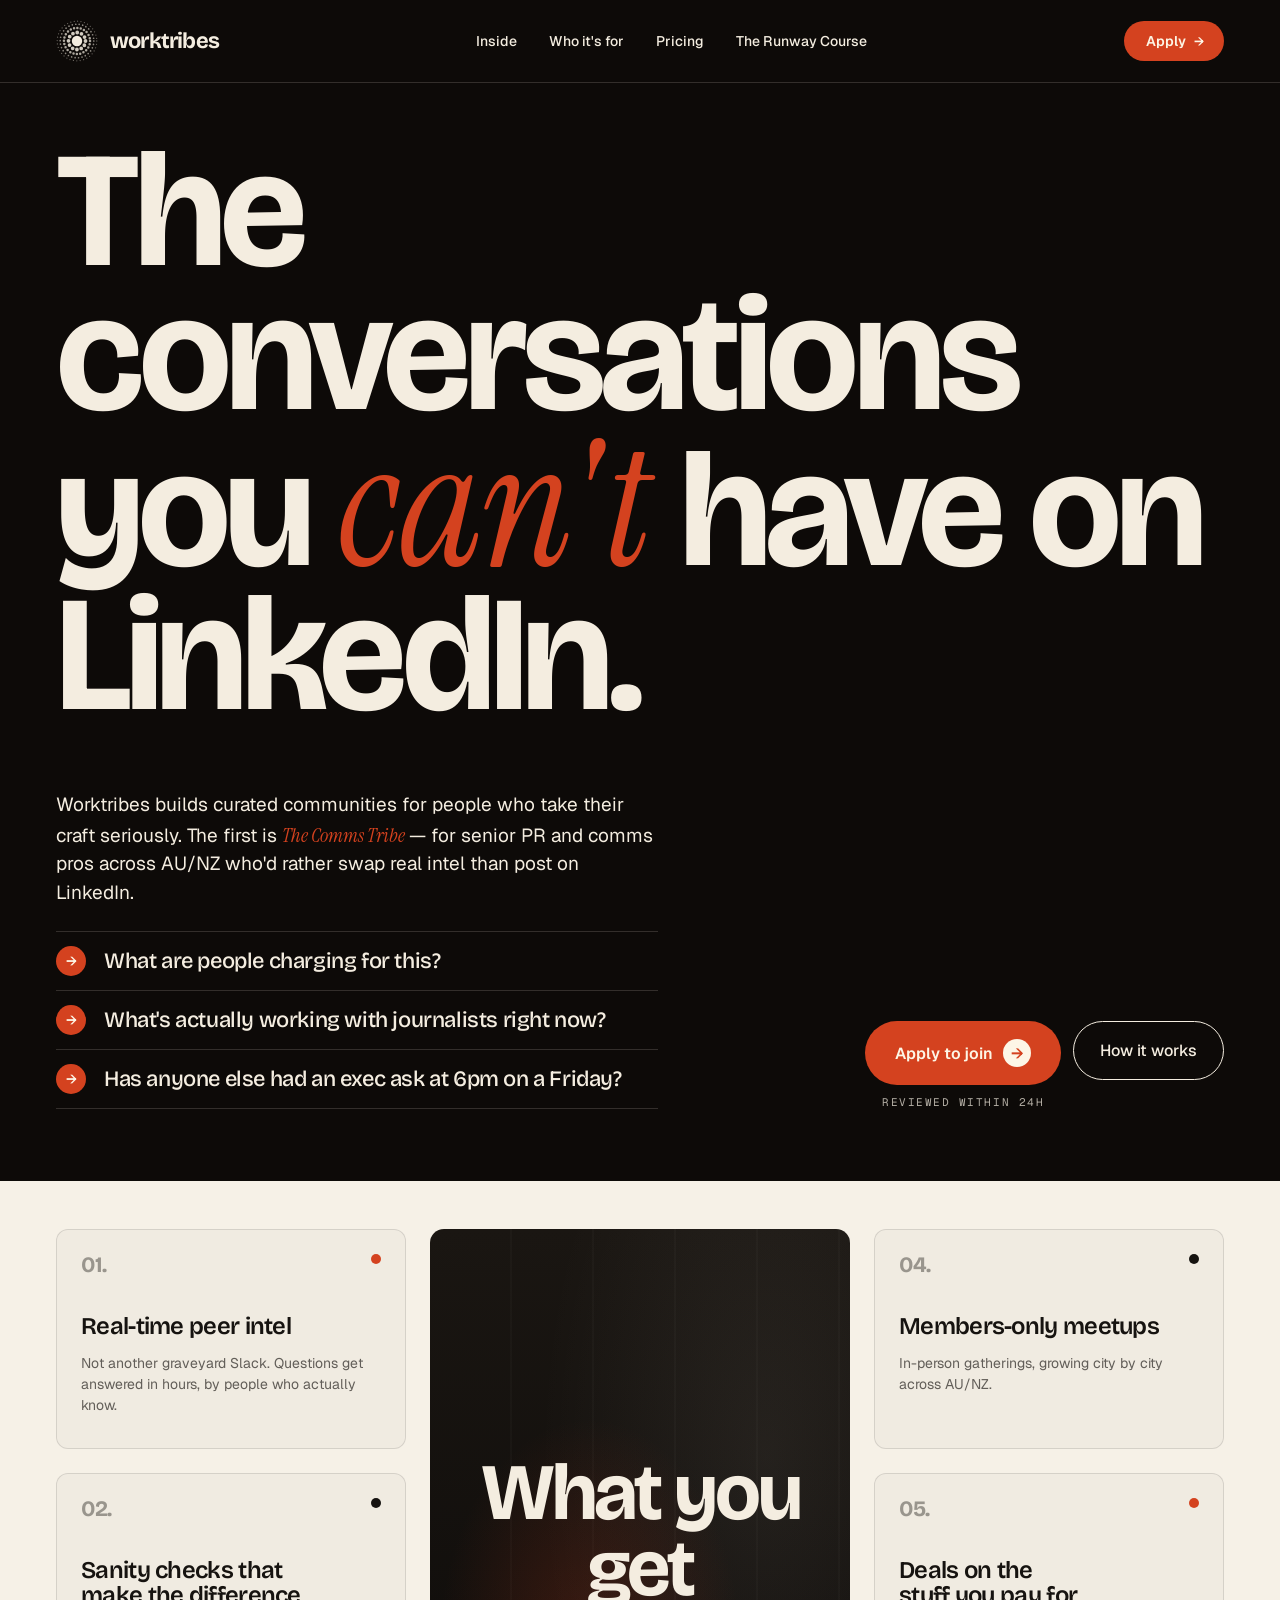
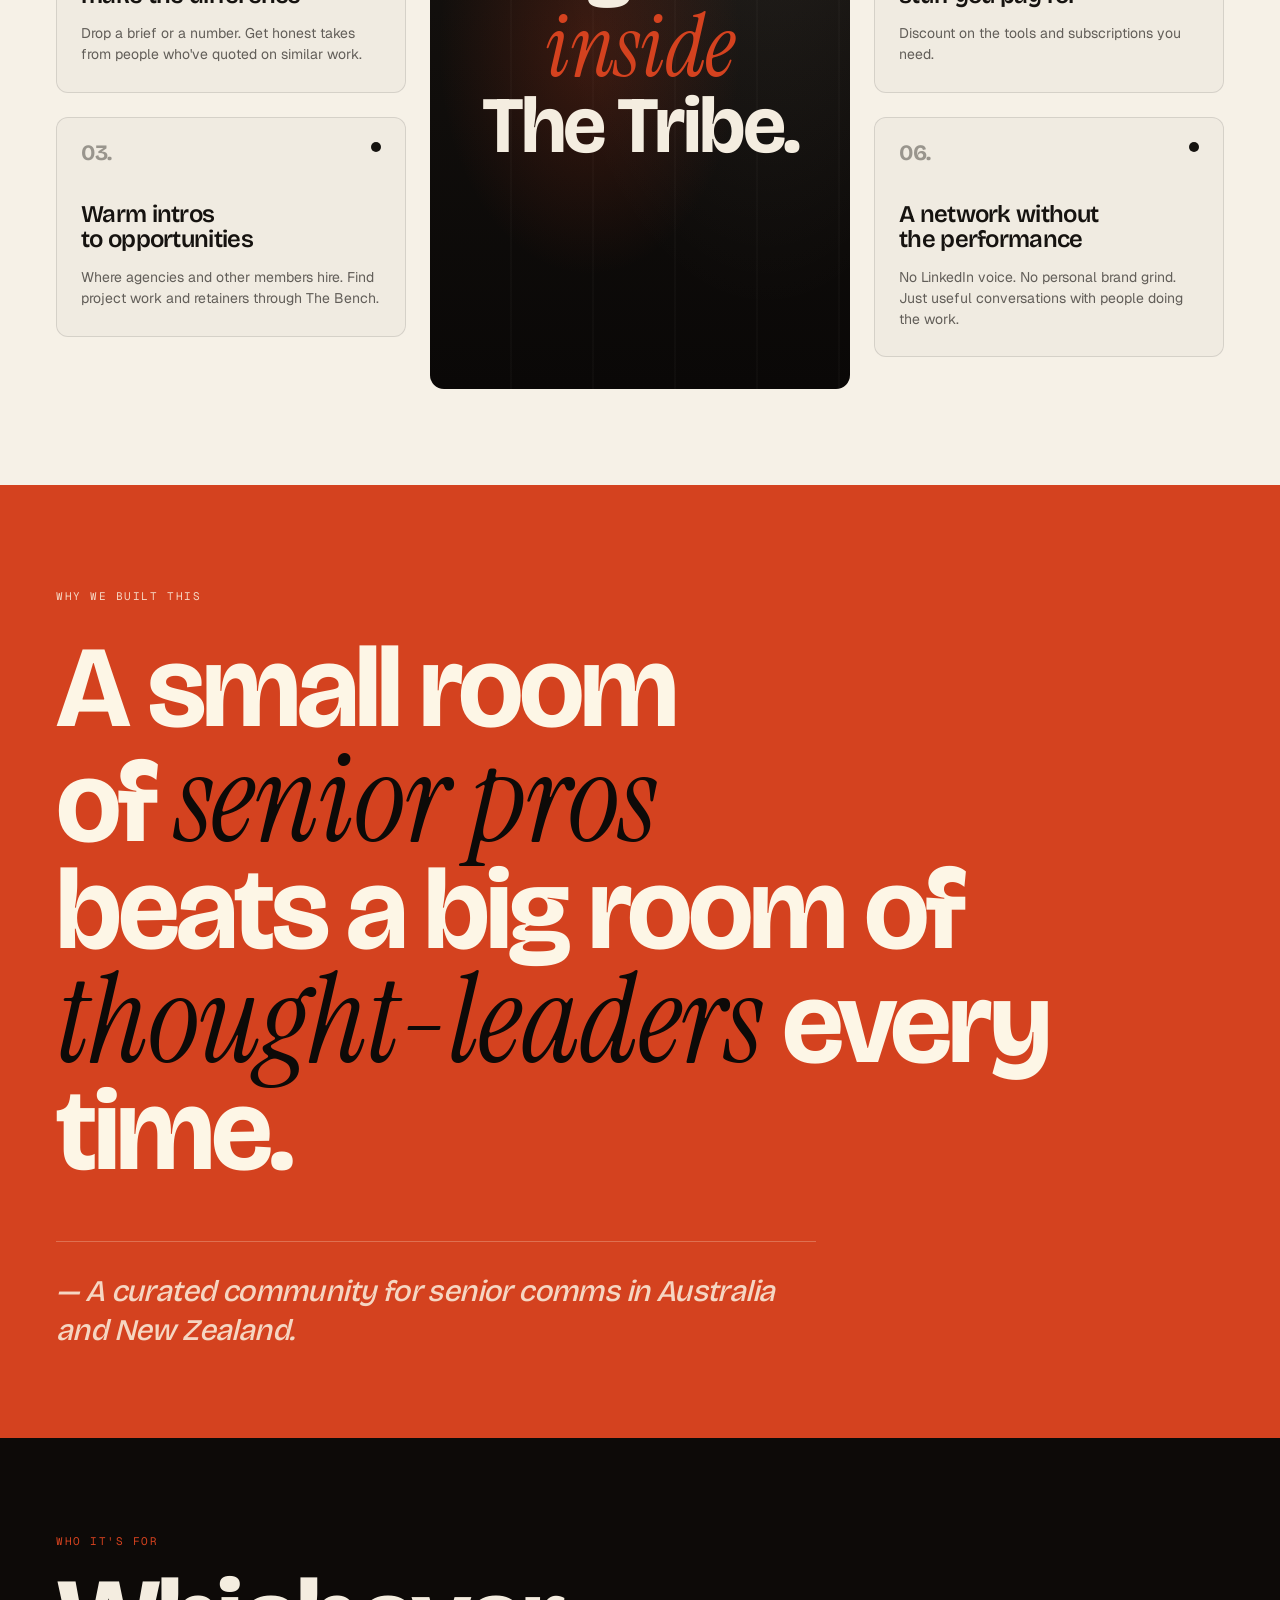
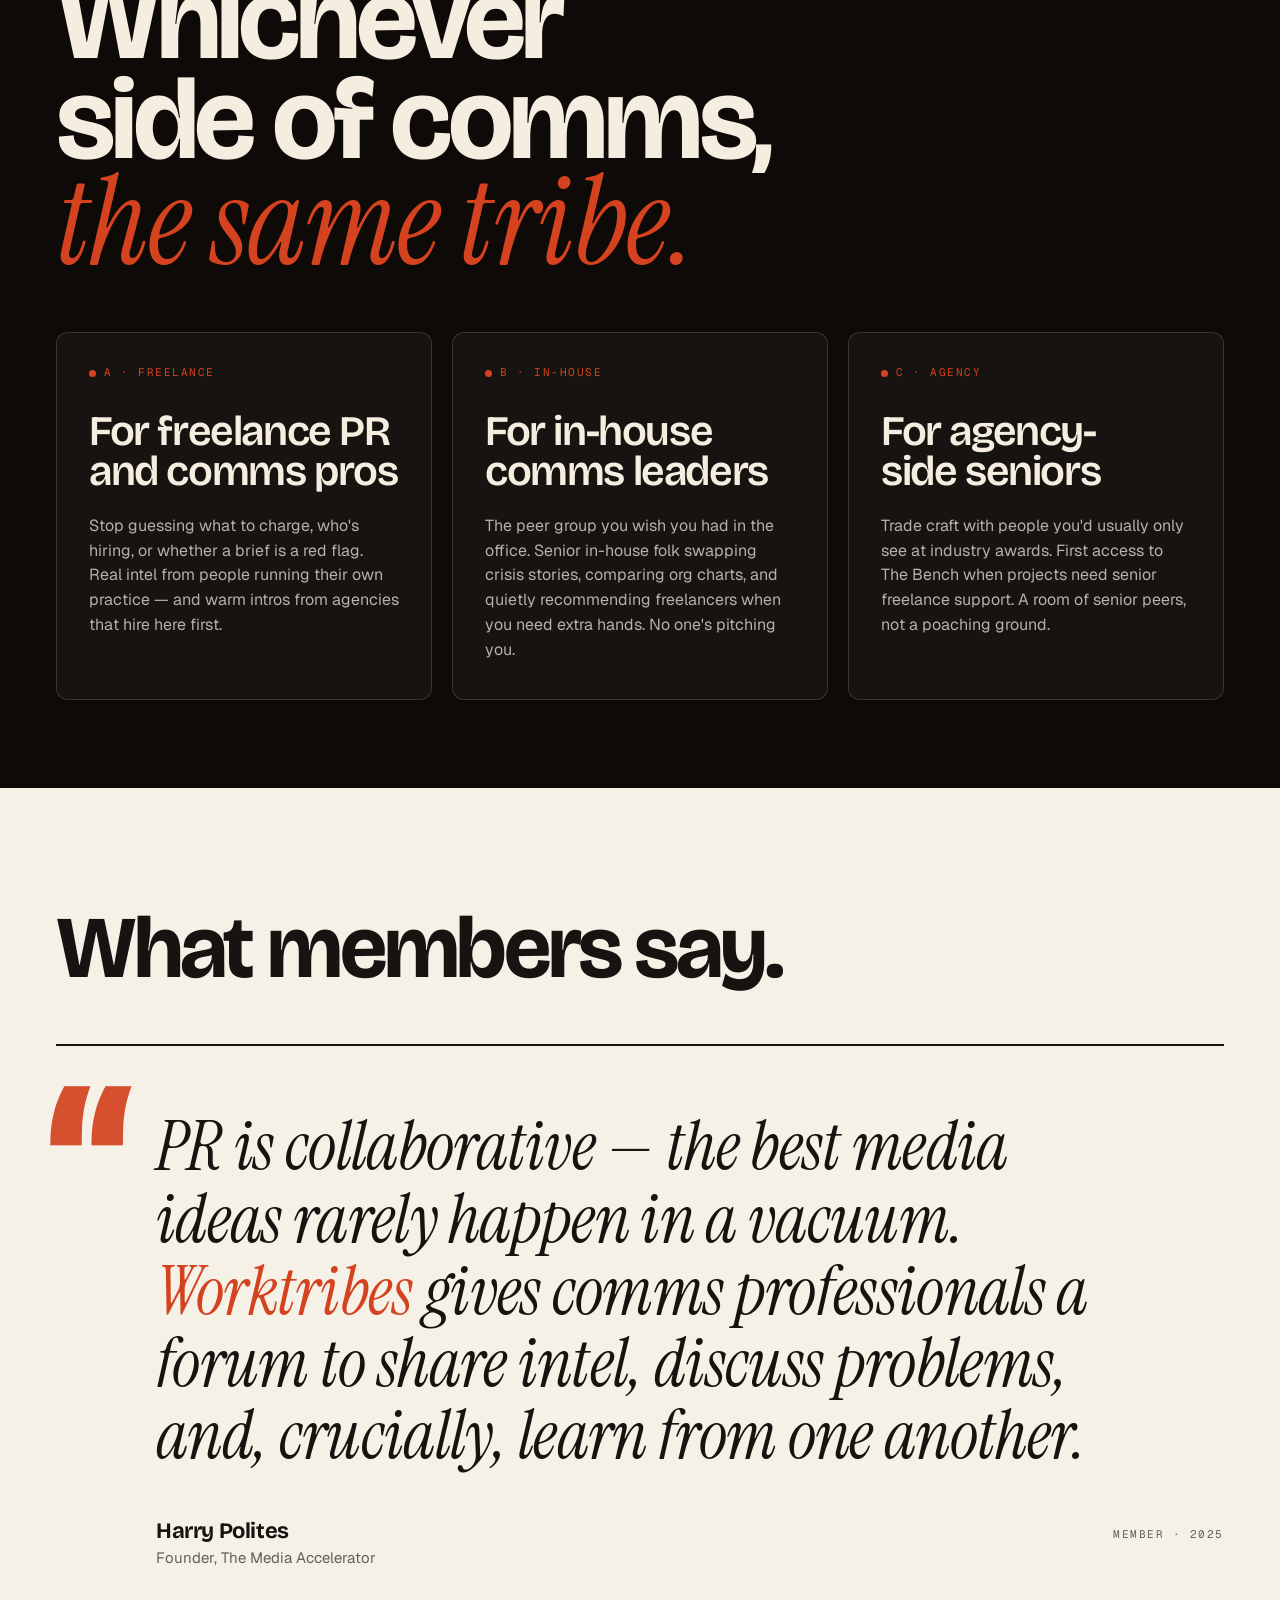
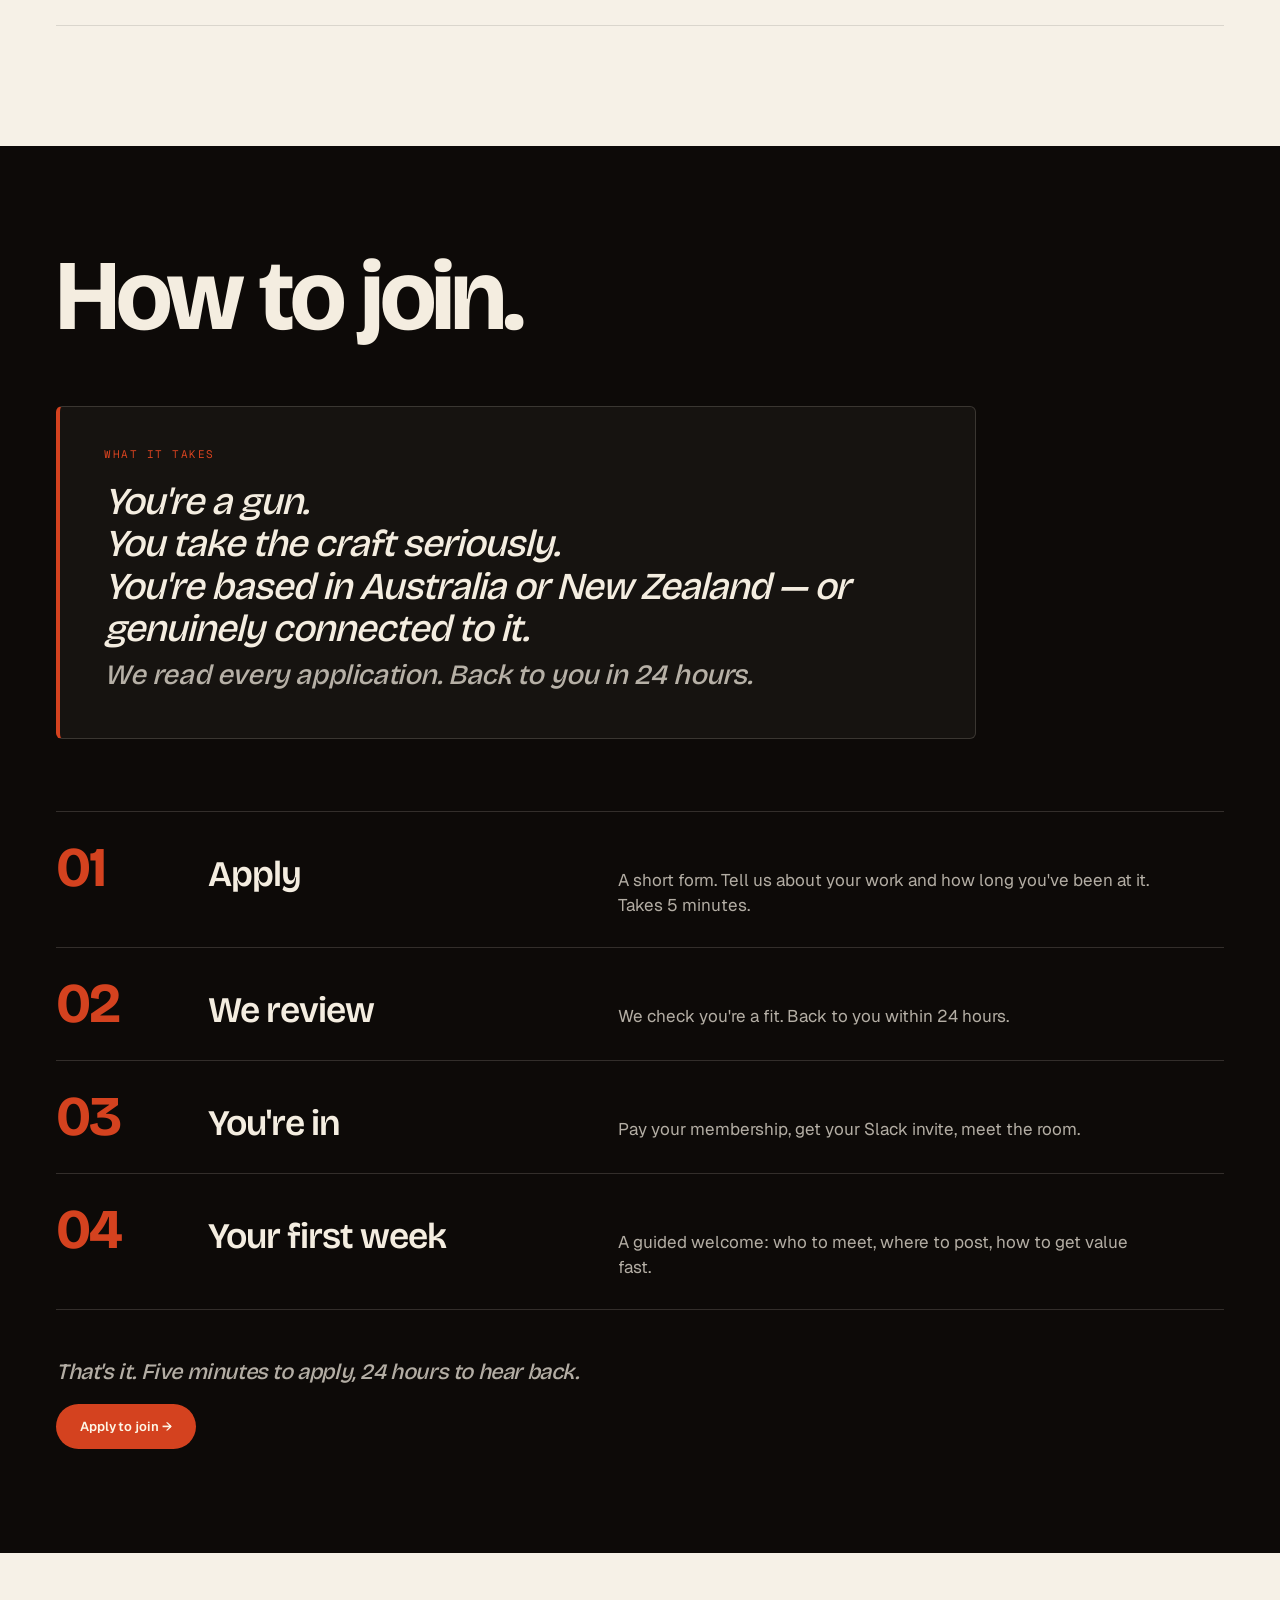
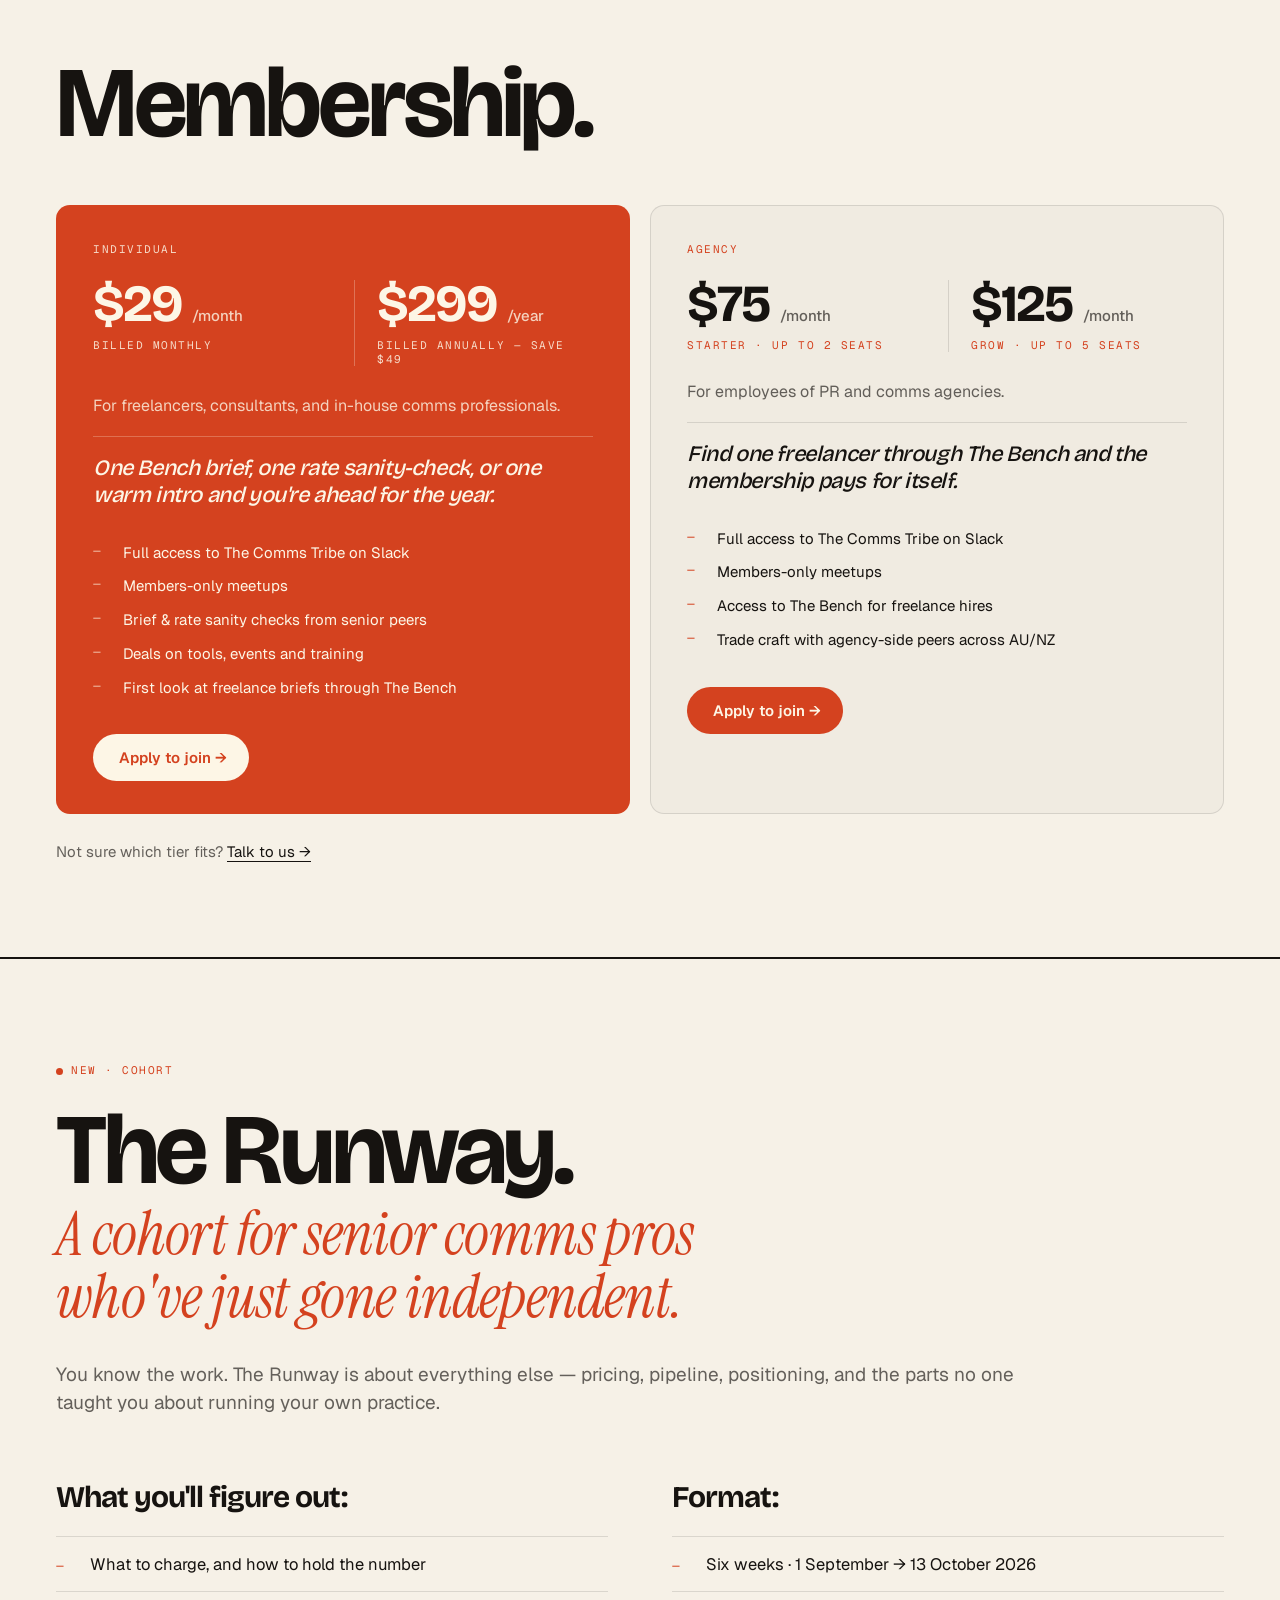
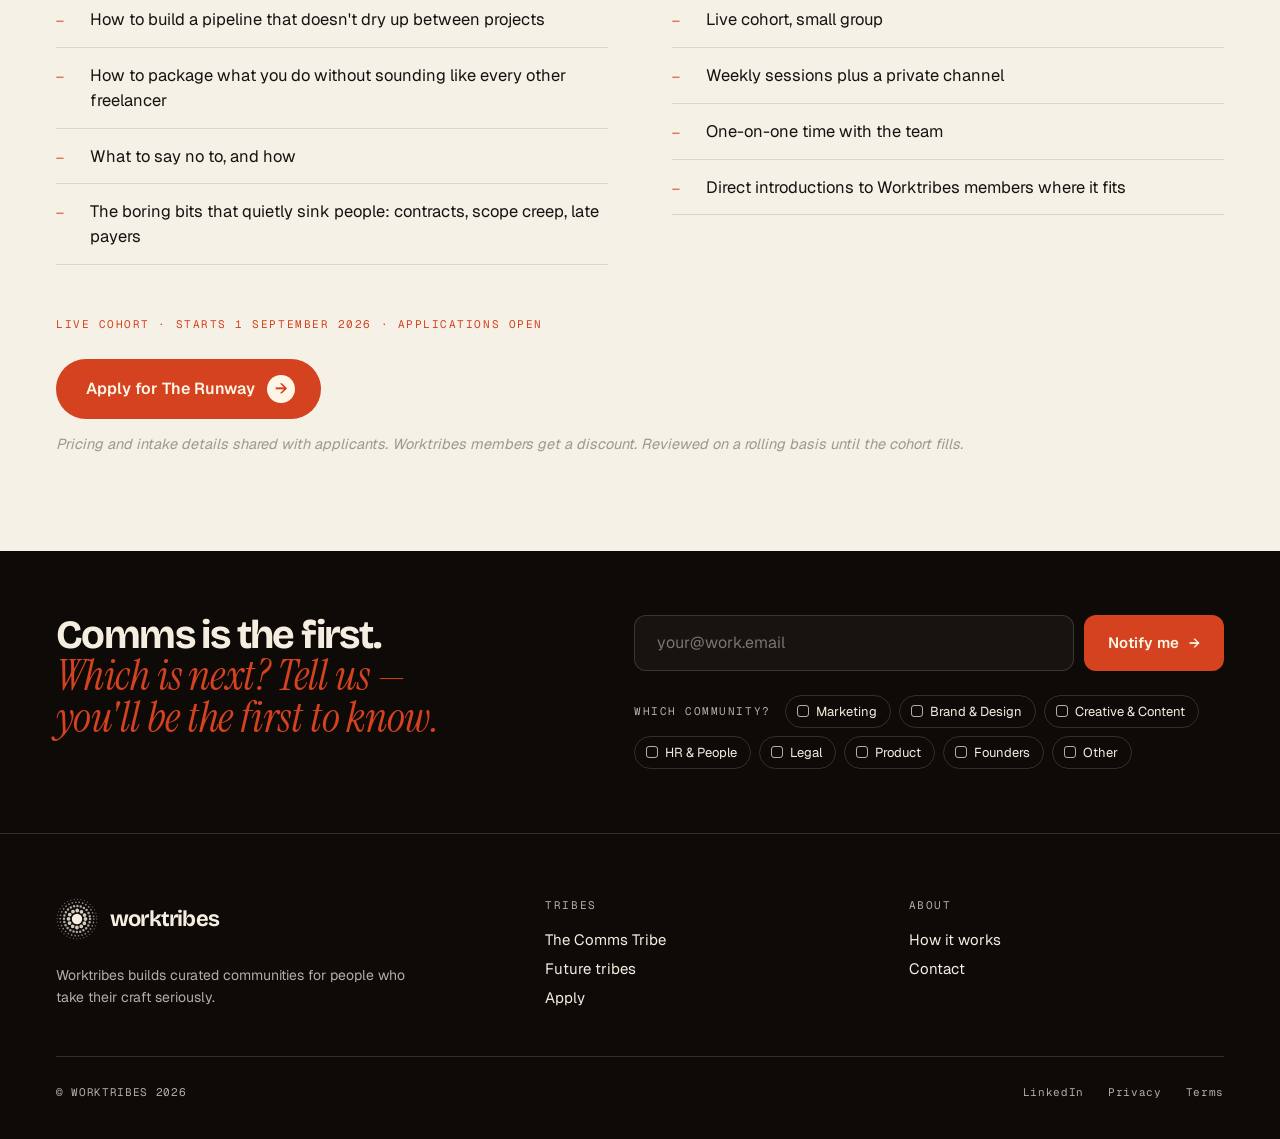
<file: index.html>
<!doctype html>
<html lang="en">
<head>
  <meta charset="utf-8" />
  <meta name="viewport" content="width=device-width, initial-scale=1.0" />

  <title>Worktribes — A curated community for senior PR and comms pros in AU/NZ</title>
  <meta name="description" content="A curated working community for senior PR and comms professionals across Australia and New Zealand. Trade real intel, share leads, and find your people." />
  <meta name="robots" content="index, follow" />
  <link rel="canonical" href="https://worktribes.net/" />

  <!-- Open Graph -->
  <meta property="og:title" content="Worktribes — A curated community for senior PR and comms pros in AU/NZ" />
  <meta property="og:description" content="A curated working community for senior PR and comms professionals across Australia and New Zealand. Trade real intel, share leads, and find your people." />
  <meta property="og:url" content="https://worktribes.net/" />
  <meta property="og:type" content="website" />
  <meta property="og:image" content="https://worktribes.net/og-image.png" />
  <meta property="og:image:width" content="1200" />
  <meta property="og:image:height" content="630" />
  <meta property="og:site_name" content="Worktribes" />

  <!-- Twitter Card -->
  <meta name="twitter:card" content="summary_large_image" />
  <meta name="twitter:title" content="Worktribes — A curated community for senior PR and comms pros in AU/NZ" />
  <meta name="twitter:description" content="A curated working community for senior PR and comms professionals across Australia and New Zealand. Trade real intel, share leads, and find your people." />
  <meta name="twitter:image" content="https://worktribes.net/og-image.png" />

  <!-- Icons -->
  <link rel="icon" href="/favicon.ico" sizes="any" />
  <link rel="icon" type="image/svg+xml" href="/favicon.svg" />
  <link rel="apple-touch-icon" href="/apple-touch-icon.png" />

  <link rel="preconnect" href="https://fonts.googleapis.com" />
  <link rel="preconnect" href="https://fonts.gstatic.com" crossorigin />
  <link
    href="https://fonts.googleapis.com/css2?family=Bricolage+Grotesque:opsz,wght@12..96,400;12..96,500;12..96,600;12..96,700&family=Instrument+Serif:ital,wght@1,400&family=Geist:ital,wght@0,400;0,500;0,600;0,700;1,400;1,500&family=Geist+Mono:wght@400;500&display=swap"
    rel="stylesheet"
  />
  <link rel="stylesheet" href="styles.css" />

  <!-- Tally popup embeds (Form A: Comms Tribe · Form B: The Runway) -->
  <script async src="https://tally.so/widgets/embed.js"></script>
</head>
<body>

  <!-- ============================================================
       01 · Nav
       ============================================================ -->
  <header class="nav surface-dark">
    <a class="logo" href="#top" aria-label="Worktribes home">
      <svg width="42" height="42" viewBox="0 0 25 25" aria-hidden="true">
        <circle cx="12.5" cy="12.5" r="5.06"  fill="none" stroke="currentColor" stroke-opacity="0.85" stroke-width="2.25" stroke-linecap="round" stroke-dasharray="0 2.649" />
        <circle cx="12.5" cy="12.5" r="7.77"  fill="none" stroke="currentColor" stroke-opacity="0.70" stroke-width="1.50" stroke-linecap="round" stroke-dasharray="0 2.034" />
        <circle cx="12.5" cy="12.5" r="10.01" fill="none" stroke="currentColor" stroke-opacity="0.55" stroke-width="1.00" stroke-linecap="round" stroke-dasharray="0 2.096" />
        <circle cx="12.5" cy="12.5" r="11.79" fill="none" stroke="currentColor" stroke-opacity="0.40" stroke-width="0.75" stroke-linecap="round" stroke-dasharray="0 2.058" />
        <circle cx="12.5" cy="12.5" r="3.1" fill="currentColor" />
      </svg>
      <span class="wordmark">worktribes</span>
    </a>

    <nav class="nav-links" aria-label="Primary">
      <a href="#inside">Inside</a>
      <a href="#audience">Who it's for</a>
      <a href="#pricing">Pricing</a>
      <a href="#runway">The Runway Course</a>
    </nav>

    <a class="nav-apply" role="button" tabindex="0" data-tally-open="gDOk6d" data-tally-layout="modal" data-tally-width="700" data-tally-overlay="1">Apply <span>→</span></a>
  </header>

  <main id="top" class="surface-dark">

    <!-- ============================================================
         03 · Hero
         ============================================================ -->
    <section class="section hero surface-dark">
      <h1 class="hero-h1">
        <span>The conversations</span>
        <span>you <em class="accent-italic">can't</em> have on</span>
        <span><span class="hero-strike">LinkedIn.<span class="bar" aria-hidden="true"></span></span></span>
      </h1>

      <div class="hero-grid">
        <div class="hero-lead">
          <p>
            Worktribes builds curated communities for people who take their craft seriously. The first is
            <em class="accent-italic">The Comms Tribe</em> — for senior PR and comms pros across AU/NZ who'd rather swap real intel than post on LinkedIn.
          </p>
          <ul class="q-list">
            <li><span class="q-chip" aria-hidden="true">→</span><span class="q-text">What are people charging for this?</span></li>
            <li><span class="q-chip" aria-hidden="true">→</span><span class="q-text">What's actually working with journalists right now?</span></li>
            <li><span class="q-chip" aria-hidden="true">→</span><span class="q-text">Has anyone else had an exec ask at 6pm on a Friday?</span></li>
          </ul>
        </div>

        <div class="hero-ctas">
          <div class="hero-cta-stack">
            <a class="hero-cta-apply" href="#apply" data-tally-open="gDOk6d" data-tally-layout="modal" data-tally-width="700" data-tally-overlay="1">Apply to join <span class="btn-arrow">→</span></a>
            <span class="mono" style="color: var(--muted)">REVIEWED WITHIN 24H</span>
          </div>
          <a class="hero-cta-secondary" href="#apply">How it works</a>
        </div>
      </div>
    </section>

    <!-- ============================================================
         04 · Inside
         ============================================================ -->
    <section id="inside" class="section inside surface-cream">
      <div class="inside-row">
        <div class="inside-col">
          <article class="feature-tile">
            <div class="feature-tile-top"><span class="feature-num">01.</span><span class="feature-dot accent"></span></div>
            <h3>Real-time peer intel</h3>
            <p>Not another graveyard Slack. Questions get answered in hours, by people who actually know.</p>
          </article>
          <article class="feature-tile">
            <div class="feature-tile-top"><span class="feature-num">02.</span><span class="feature-dot"></span></div>
            <h3>Sanity checks that make the difference</h3>
            <p>Drop a brief or a number. Get honest takes from people who've quoted on similar work.</p>
          </article>
          <article class="feature-tile">
            <div class="feature-tile-top"><span class="feature-num">03.</span><span class="feature-dot"></span></div>
            <h3>Warm intros to opportunities</h3>
            <p>Where agencies and other members hire. Find project work and retainers through The Bench.</p>
          </article>
        </div>

        <div class="inside-center">
          <div class="center-card">
            <div class="center-card-inner">
              <h2>What you get<br><em class="accent-italic">inside</em> The Tribe.</h2>
            </div>
          </div>
        </div>

        <div class="inside-col">
          <article class="feature-tile">
            <div class="feature-tile-top"><span class="feature-num">04.</span><span class="feature-dot"></span></div>
            <h3>Members-only meetups</h3>
            <p>In-person gatherings, growing city by city across AU/NZ.</p>
          </article>
          <article class="feature-tile">
            <div class="feature-tile-top"><span class="feature-num">05.</span><span class="feature-dot accent"></span></div>
            <h3>Deals on the stuff you pay for</h3>
            <p>Discount on the tools and subscriptions you need.</p>
          </article>
          <article class="feature-tile">
            <div class="feature-tile-top"><span class="feature-num">06.</span><span class="feature-dot"></span></div>
            <h3>A network without the performance</h3>
            <p>No LinkedIn voice. No personal brand grind. Just useful conversations with people doing the work.</p>
          </article>
        </div>
      </div>
    </section>

    <!-- ============================================================
         05 · Statement
         ============================================================ -->
    <section class="section statement surface-red">
      <span class="mono">WHY WE BUILT THIS</span>
      <h2>A small room of <em class="accent-italic">senior pros</em><br>beats a big room of <em class="accent-italic">thought-leaders</em> every time.</h2>
      <p class="statement-caption">— A curated community for senior comms in Australia and New Zealand.</p>
    </section>

    <!-- ============================================================
         06 · Audience
         ============================================================ -->
    <section id="audience" class="section audience surface-dark">
      <div class="section-head">
        <div>
          <span class="mono">WHO IT'S FOR</span>
          <h2>Whichever side of comms,<br><em class="accent-italic">the same tribe.</em></h2>
        </div>
      </div>

      <div class="audience-grid">
        <article class="audience-card">
          <span class="mono"><span class="mono-dot"></span>A · FREELANCE</span>
          <h3>For freelance PR and comms pros</h3>
          <p>Stop guessing what to charge, who's hiring, or whether a brief is a red flag. Real intel from people running their own practice — and warm intros from agencies that hire here first.</p>
        </article>
        <article class="audience-card">
          <span class="mono"><span class="mono-dot"></span>B · IN-HOUSE</span>
          <h3>For in-house comms leaders</h3>
          <p>The peer group you wish you had in the office. Senior in-house folk swapping crisis stories, comparing org charts, and quietly recommending freelancers when you need extra hands. No one's pitching you.</p>
        </article>
        <article class="audience-card">
          <span class="mono"><span class="mono-dot"></span>C · AGENCY</span>
          <h3>For agency-side seniors</h3>
          <p>Trade craft with people you'd usually only see at industry awards. First access to The Bench when projects need senior freelance support. A room of senior peers, not a poaching ground.</p>
        </article>
      </div>
    </section>

    <!-- ============================================================
         07 · Testimonial
         ============================================================ -->
    <section class="section testimonial surface-cream">
      <div class="testimonial-head">
        <h2>What members say.</h2>
      </div>

      <div class="pull-quote">
        <div class="quote-mark" aria-hidden="true">“</div>
        <blockquote>
          <p class="quote-text">
            PR is collaborative — the best media ideas rarely happen in a vacuum. <em class="accent-italic">Worktribes</em> gives comms professionals a forum to share intel, discuss problems, and, crucially, learn from one another.
          </p>
          <footer class="quote-footer">
            <div>
              <div class="quote-name">Harry Polites</div>
              <div class="quote-role">Founder, The Media Accelerator</div>
            </div>
            <span class="mono">MEMBER · 2025</span>
          </footer>
        </blockquote>
      </div>
    </section>

    <!-- ============================================================
         08 · How to join
         ============================================================ -->
    <section id="apply" class="section howjoin surface-dark">
      <h2>How to join.</h2>

      <div class="manifesto">
        <span class="mono">WHAT IT TAKES</span>
        <div class="manifesto-body">
          You're a gun.<br>
          You take the craft seriously.<br>
          You're based in Australia or New Zealand — or genuinely connected to it.<br>
          <span class="soft">We read every application. Back to you in 24 hours.</span>
        </div>
      </div>

      <div class="steps">
        <div class="step-row">
          <div class="step-num">01</div>
          <h3>Apply</h3>
          <p>A short form. Tell us about your work and how long you've been at it. Takes 5 minutes.</p>
        </div>
        <div class="step-row">
          <div class="step-num">02</div>
          <h3>We review</h3>
          <p>We check you're a fit. Back to you within 24 hours.</p>
        </div>
        <div class="step-row">
          <div class="step-num">03</div>
          <h3>You're in</h3>
          <p>Pay your membership, get your Slack invite, meet the room.</p>
        </div>
        <div class="step-row">
          <div class="step-num">04</div>
          <h3>Your first week</h3>
          <p>A guided welcome: who to meet, where to post, how to get value fast.</p>
        </div>
      </div>

      <div class="howjoin-foot">
        <p class="howjoin-foot-line">That's it. Five minutes to apply, 24 hours to hear back.</p>
        <a class="howjoin-cta" href="#apply" data-tally-open="gDOk6d" data-tally-layout="modal" data-tally-width="700" data-tally-overlay="1">Apply to join →</a>
      </div>
    </section>

    <!-- ============================================================
         09 · Pricing
         ============================================================ -->
    <section id="pricing" class="section pricing surface-cream">
      <div class="section-head">
        <div>
          <h2>Membership.</h2>
        </div>
      </div>

      <div class="pricing-grid">
        <article class="price-card featured">
          <span class="mono">INDIVIDUAL</span>
          <div class="price-duo">
            <div class="price-option">
              <div class="price-row">
                <span class="price-num">$29</span>
                <span class="price-period">/month</span>
              </div>
              <span class="mono price-sub">Billed monthly</span>
            </div>
            <div class="price-option">
              <div class="price-row">
                <span class="price-num">$299</span>
                <span class="price-period">/year</span>
              </div>
              <span class="mono price-sub">Billed annually — save $49</span>
            </div>
          </div>
          <p class="price-who">For freelancers, consultants, and in-house comms professionals.</p>
          <p class="price-pitch">One Bench brief, one rate sanity-check, or one warm intro and you're ahead for the year.</p>
          <ul class="price-bullets">
            <li><span class="dash">—</span>Full access to The Comms Tribe on Slack</li>
            <li><span class="dash">—</span>Members-only meetups</li>
            <li><span class="dash">—</span>Brief &amp; rate sanity checks from senior peers</li>
            <li><span class="dash">—</span>Deals on tools, events and training</li>
            <li><span class="dash">—</span>First look at freelance briefs through The Bench</li>
          </ul>
          <a class="price-cta" href="#apply" data-tally-open="gDOk6d" data-tally-layout="modal" data-tally-width="700" data-tally-overlay="1">Apply to join →</a>
        </article>

        <article class="price-card">
          <span class="mono">AGENCY</span>
          <div class="price-duo">
            <div class="price-option">
              <div class="price-row">
                <span class="price-num">$75</span>
                <span class="price-period">/month</span>
              </div>
              <span class="mono price-sub">Starter · up to 2 seats</span>
            </div>
            <div class="price-option">
              <div class="price-row">
                <span class="price-num">$125</span>
                <span class="price-period">/month</span>
              </div>
              <span class="mono price-sub">Grow · up to 5 seats</span>
            </div>
          </div>
          <p class="price-who">For employees of PR and comms agencies.</p>
          <p class="price-pitch">Find one freelancer through The Bench and the membership pays for itself.</p>
          <ul class="price-bullets">
            <li><span class="dash">—</span>Full access to The Comms Tribe on Slack</li>
            <li><span class="dash">—</span>Members-only meetups</li>
            <li><span class="dash">—</span>Access to The Bench for freelance hires</li>
            <li><span class="dash">—</span>Trade craft with agency-side peers across AU/NZ</li>
          </ul>
          <a class="price-cta" href="#apply" data-tally-open="gDOk6d" data-tally-layout="modal" data-tally-width="700" data-tally-overlay="1">Apply to join →</a>
        </article>
      </div>

      <div class="pricing-foot">
        Not sure which tier fits? <a href="#apply" data-tally-open="vGWK8D" data-tally-layout="modal" data-tally-width="700" data-tally-overlay="1">Talk to us →</a>
      </div>
    </section>

    <!-- ============================================================
         10 · The Runway
         ============================================================ -->
    <section id="runway" class="section runway surface-cream">
      <div class="runway-intro">
        <span class="mono"><span class="mono-dot"></span>NEW · COHORT</span>
        <h2>
          The Runway.<br>
          <em class="runway-sub accent-italic">A cohort for senior comms pros who've just gone independent.</em>
        </h2>
        <p class="runway-lead">
          You know the work. The Runway is about everything else — pricing, pipeline,
          positioning, and the parts no one taught you about running your own practice.
        </p>
      </div>

      <div class="runway-grid">
        <div>
          <h3>What you'll figure out:</h3>
          <ul class="runway-list">
            <li><span class="dash">—</span><span>What to charge, and how to hold the number</span></li>
            <li><span class="dash">—</span><span>How to build a pipeline that doesn't dry up between projects</span></li>
            <li><span class="dash">—</span><span>How to package what you do without sounding like every other freelancer</span></li>
            <li><span class="dash">—</span><span>What to say no to, and how</span></li>
            <li><span class="dash">—</span><span>The boring bits that quietly sink people: contracts, scope creep, late payers</span></li>
          </ul>
        </div>
        <div>
          <h3>Format:</h3>
          <ul class="runway-list">
            <li><span class="dash">—</span><span>Six weeks · 1 September → 13 October 2026</span></li>
            <li><span class="dash">—</span><span>Live cohort, small group</span></li>
            <li><span class="dash">—</span><span>Weekly sessions plus a private channel</span></li>
            <li><span class="dash">—</span><span>One-on-one time with the team</span></li>
            <li><span class="dash">—</span><span>Direct introductions to Worktribes members where it fits</span></li>
          </ul>
        </div>
      </div>

      <span class="mono runway-strip">LIVE COHORT · STARTS 1 SEPTEMBER 2026 · APPLICATIONS OPEN</span>

      <div class="runway-cta-wrap">
        <a class="runway-cta" href="#runway" data-tally-open="QKEO6k" data-tally-layout="modal" data-tally-width="700" data-tally-overlay="1">Apply for The Runway <span class="btn-arrow">→</span></a>
        <p class="runway-fine">
          Pricing and intake details shared with applicants. Worktribes members get a discount. Reviewed on a rolling basis until the cohort fills.
        </p>
      </div>
    </section>

    <!-- ============================================================
         11 · Future tribes — slim strip
         ============================================================ -->
    <section id="future" class="section future surface-dark">
      <form class="future-strip" id="future-form" action="https://assets.mailerlite.com/jsonp/2445723/forms/190331231293933227/subscribe" method="post" target="ml-sink">
        <h2>
          Comms is the first.
          <em class="accent-italic">Which is next? Tell us — you'll be the first to know.</em>
        </h2>

        <div class="future-right" id="future-right">
          <div class="email-grid">
            <input class="email-field" type="email" name="fields[email]" placeholder="your@work.email" aria-label="Your work email" required />
            <button class="email-submit" type="submit">Notify me <span>→</span></button>
          </div>

          <div class="roles">
            <span class="mono">WHICH COMMUNITY?</span>
            <label class="role-chip"><input type="checkbox" name="fields[future_tribes][]" value="Marketing" />Marketing</label>
            <label class="role-chip"><input type="checkbox" name="fields[future_tribes][]" value="Brand & Design" />Brand &amp; Design</label>
            <label class="role-chip"><input type="checkbox" name="fields[future_tribes][]" value="Creative & Content" />Creative &amp; Content</label>
            <label class="role-chip"><input type="checkbox" name="fields[future_tribes][]" value="HR & People" />HR &amp; People</label>
            <label class="role-chip"><input type="checkbox" name="fields[future_tribes][]" value="Legal" />Legal</label>
            <label class="role-chip"><input type="checkbox" name="fields[future_tribes][]" value="Product" />Product</label>
            <label class="role-chip"><input type="checkbox" name="fields[future_tribes][]" value="Founders" />Founders</label>
            <label class="role-chip"><input type="checkbox" name="fields[future_tribes][]" value="Other" />Other</label>
          </div>
        </div>

        <div class="future-success" id="future-success" style="display: none">
          <p class="future-success-line">Thanks — you're on the list.<br>We'll be in touch when the next tribe opens.</p>
        </div>

        <input type="hidden" name="ml-submit" value="1" />
        <input type="hidden" name="anticsrf" value="true" />
      </form>

      <!-- Hidden target: native form POST lands here instead of navigating away. -->
      <iframe name="ml-sink" title="Signup submission target" aria-hidden="true" tabindex="-1" style="position:absolute;left:-9999px;width:0;height:0;border:0"></iframe>
    </section>

  </main>

  <!-- ============================================================
       12 · Footer
       ============================================================ -->
  <footer class="footer surface-dark">
    <div class="footer-grid">
      <div>
        <span class="logo">
          <svg width="42" height="42" viewBox="0 0 25 25" aria-hidden="true">
            <circle cx="12.5" cy="12.5" r="5.06"  fill="none" stroke="currentColor" stroke-opacity="0.85" stroke-width="2.25" stroke-linecap="round" stroke-dasharray="0 2.649" />
            <circle cx="12.5" cy="12.5" r="7.77"  fill="none" stroke="currentColor" stroke-opacity="0.70" stroke-width="1.50" stroke-linecap="round" stroke-dasharray="0 2.034" />
            <circle cx="12.5" cy="12.5" r="10.01" fill="none" stroke="currentColor" stroke-opacity="0.55" stroke-width="1.00" stroke-linecap="round" stroke-dasharray="0 2.096" />
            <circle cx="12.5" cy="12.5" r="11.79" fill="none" stroke="currentColor" stroke-opacity="0.40" stroke-width="0.75" stroke-linecap="round" stroke-dasharray="0 2.058" />
            <circle cx="12.5" cy="12.5" r="3.1" fill="currentColor" />
          </svg>
          <span class="wordmark">worktribes</span>
        </span>
        <p class="footer-strap">
          Worktribes builds curated communities for people who take their craft seriously.
        </p>
      </div>

      <div class="footer-col">
        <span class="mono">Tribes</span>
        <ul>
          <li><a href="#inside">The Comms Tribe</a></li>
          <li><a href="#future">Future tribes</a></li>
          <li><a href="#apply" data-tally-open="gDOk6d" data-tally-layout="modal" data-tally-width="700" data-tally-overlay="1">Apply</a></li>
        </ul>
      </div>

      <div class="footer-col">
        <span class="mono">About</span>
        <ul>
          <li><a href="#apply">How it works</a></li>
          <li><a href="#apply" data-tally-open="vGWK8D" data-tally-layout="modal" data-tally-width="700" data-tally-overlay="1">Contact</a></li>
        </ul>
      </div>
    </div>

    <div class="footer-legal">
      <span>© WORKTRIBES 2026</span>
      <span class="links">
        <a href="https://www.linkedin.com/company/worktribes/" target="_blank" rel="noopener">LinkedIn</a><a href="#">Privacy</a><a href="#">Terms</a>
      </span>
    </div>
  </footer>
  <!-- Future Tribes signup → MailerLite (account 2445723, form 190331231293933227).
       Native form POST goes to the hidden iframe (same urlencoded request MailerLite's
       own no-JS form makes); we just swap in the on-brand confirmation afterwards. -->
  <script>
    (function () {
      var form = document.getElementById('future-form');
      if (!form) return;
      form.addEventListener('submit', function () {
        // Defer so the browser finishes serializing + posting the form first.
        setTimeout(function () {
          var right = document.getElementById('future-right');
          var done = document.getElementById('future-success');
          if (right) right.style.display = 'none';
          if (done) done.style.display = 'block';
        }, 0);
      });
    })();
  </script>

</body>
</html>
</file>
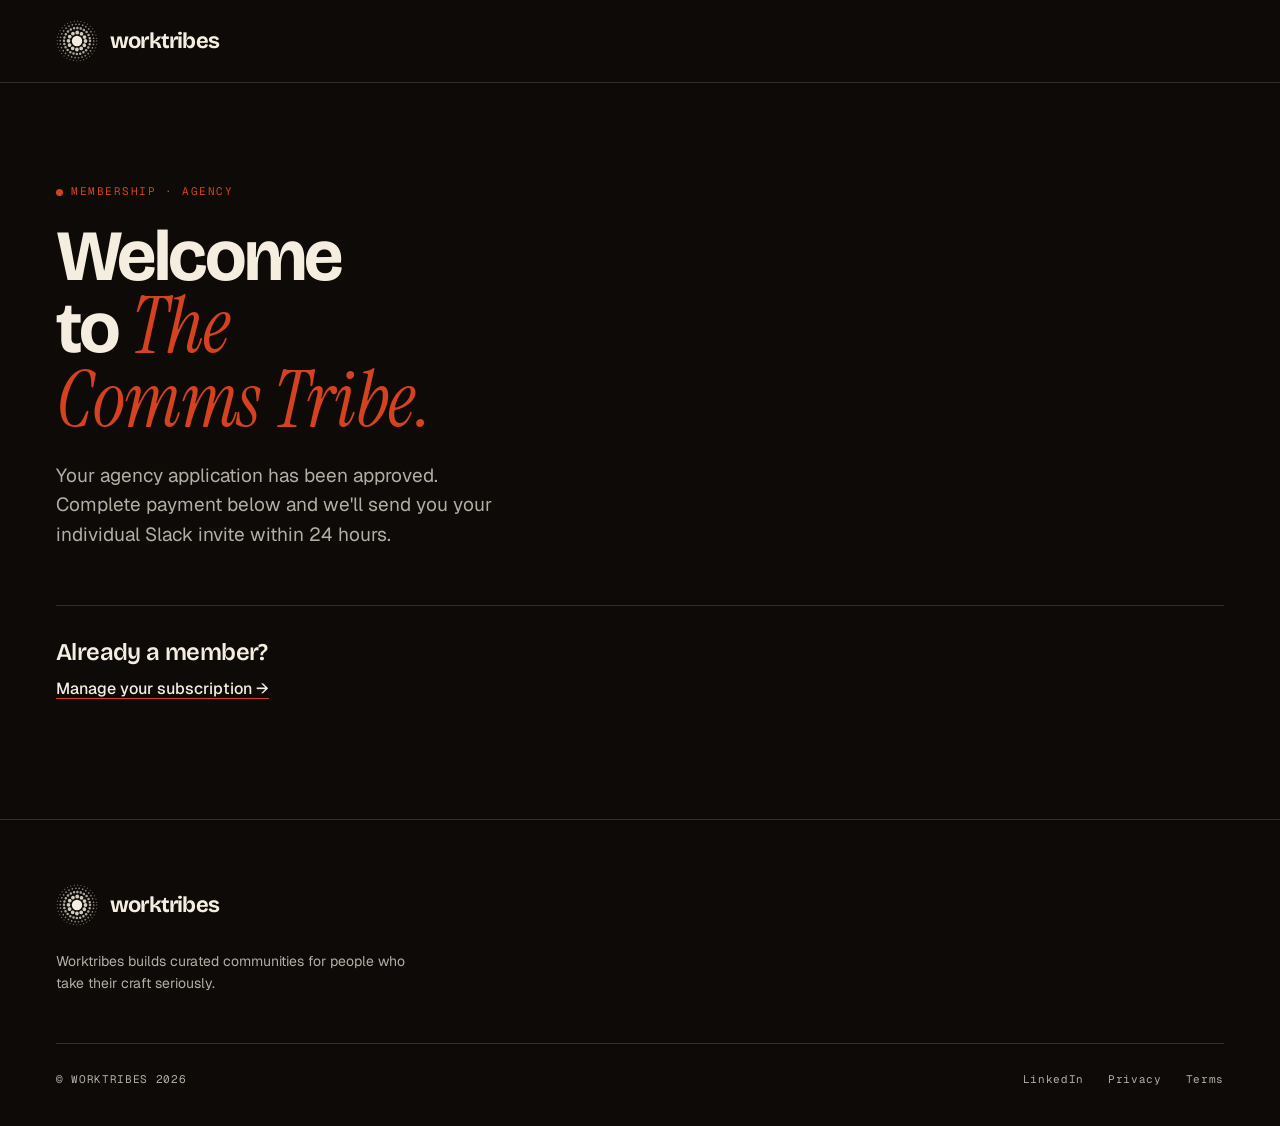
<file: pay-agency.html>
<!doctype html>
<html lang="en">
<head>
  <meta charset="utf-8" />
  <meta name="viewport" content="width=device-width, initial-scale=1.0" />

  <title>Complete your agency seat — Worktribes</title>
  <meta name="description" content="Complete your Worktribes Comms Tribe agency membership." />
  <meta name="robots" content="noindex, nofollow" />
  <link rel="canonical" href="https://worktribes.net/pay-agency" />

  <!-- Icons -->
  <link rel="icon" href="/favicon.ico" sizes="any" />
  <link rel="icon" type="image/svg+xml" href="/favicon.svg" />
  <link rel="apple-touch-icon" href="/apple-touch-icon.png" />

  <link rel="preconnect" href="https://fonts.googleapis.com" />
  <link rel="preconnect" href="https://fonts.gstatic.com" crossorigin />
  <link
    href="https://fonts.googleapis.com/css2?family=Bricolage+Grotesque:opsz,wght@12..96,400;12..96,500;12..96,600;12..96,700&family=Instrument+Serif:ital,wght@1,400&family=Geist:ital,wght@0,400;0,500;0,600;0,700;1,400;1,500&family=Geist+Mono:wght@400;500&display=swap"
    rel="stylesheet"
  />
  <link rel="stylesheet" href="styles.css" />
</head>
<body>

  <!-- Nav: logo only — post-application, no marketing nav or Apply CTA -->
  <header class="nav surface-dark">
    <a class="logo" href="/" aria-label="Worktribes home">
      <svg width="42" height="42" viewBox="0 0 25 25" aria-hidden="true">
        <circle cx="12.5" cy="12.5" r="5.06"  fill="none" stroke="currentColor" stroke-opacity="0.85" stroke-width="2.25" stroke-linecap="round" stroke-dasharray="0 2.649" />
        <circle cx="12.5" cy="12.5" r="7.77"  fill="none" stroke="currentColor" stroke-opacity="0.70" stroke-width="1.50" stroke-linecap="round" stroke-dasharray="0 2.034" />
        <circle cx="12.5" cy="12.5" r="10.01" fill="none" stroke="currentColor" stroke-opacity="0.55" stroke-width="1.00" stroke-linecap="round" stroke-dasharray="0 2.096" />
        <circle cx="12.5" cy="12.5" r="11.79" fill="none" stroke="currentColor" stroke-opacity="0.40" stroke-width="0.75" stroke-linecap="round" stroke-dasharray="0 2.058" />
        <circle cx="12.5" cy="12.5" r="3.1" fill="currentColor" />
      </svg>
      <span class="wordmark">worktribes</span>
    </a>
  </header>

  <main class="pay surface-dark">
    <section class="pay-wrap pay-wrap--split">
      <div class="pay-grid">
        <div class="pay-intro">
          <span class="mono pay-kicker"><span class="mono-dot"></span>MEMBERSHIP · AGENCY</span>

          <h1 class="pay-h1">Welcome to <em class="accent-italic">The Comms Tribe.</em></h1>

          <p class="pay-lead">
            Your agency application has been approved. Complete payment below and we'll send you
            your individual Slack invite within 24 hours.
          </p>
        </div>

        <div class="pay-embed">
          <!-- Stripe Pricing Table — Agency -->
          <script async src="https://js.stripe.com/v3/pricing-table.js"></script>
          <stripe-pricing-table
            pricing-table-id="prctbl_1TrE0qS0ynBw5YU6TcY3CMMx"
            publishable-key="pk_live_51SZThhS0ynBw5YU646vFAW23R2xsCOmbyQ9GudmmTAl2rObZJaLgQpwIMlVoxgp6INrMtWfdq20wkfgCSiDrwX38007vuUqXHT">
          </stripe-pricing-table>
        </div>
      </div>

      <div class="pay-member">
        <h2 class="pay-member-h">Already a member?</h2>
        <!-- Stripe Customer Portal -->
        <a class="pay-member-link" href="https://billing.stripe.com/p/login/dRmdRb9mYe5i63u5tB8og00" target="_blank" rel="noopener">Manage your subscription →</a>
      </div>
    </section>
  </main>

  <!-- Footer: brand strap + legal only, no nav -->
  <footer class="footer surface-dark">
    <div class="footer-grid">
      <div>
        <span class="logo">
          <svg width="42" height="42" viewBox="0 0 25 25" aria-hidden="true">
            <circle cx="12.5" cy="12.5" r="5.06"  fill="none" stroke="currentColor" stroke-opacity="0.85" stroke-width="2.25" stroke-linecap="round" stroke-dasharray="0 2.649" />
            <circle cx="12.5" cy="12.5" r="7.77"  fill="none" stroke="currentColor" stroke-opacity="0.70" stroke-width="1.50" stroke-linecap="round" stroke-dasharray="0 2.034" />
            <circle cx="12.5" cy="12.5" r="10.01" fill="none" stroke="currentColor" stroke-opacity="0.55" stroke-width="1.00" stroke-linecap="round" stroke-dasharray="0 2.096" />
            <circle cx="12.5" cy="12.5" r="11.79" fill="none" stroke="currentColor" stroke-opacity="0.40" stroke-width="0.75" stroke-linecap="round" stroke-dasharray="0 2.058" />
            <circle cx="12.5" cy="12.5" r="3.1" fill="currentColor" />
          </svg>
          <span class="wordmark">worktribes</span>
        </span>
        <p class="footer-strap">
          Worktribes builds curated communities for people who take their craft seriously.
        </p>
      </div>
    </div>

    <div class="footer-legal">
      <span>© WORKTRIBES 2026</span>
      <span class="links">
        <a href="https://www.linkedin.com/company/worktribes/" target="_blank" rel="noopener">LinkedIn</a><a href="/#">Privacy</a><a href="/#">Terms</a>
      </span>
    </div>
  </footer>

</body>
</html>
</file>
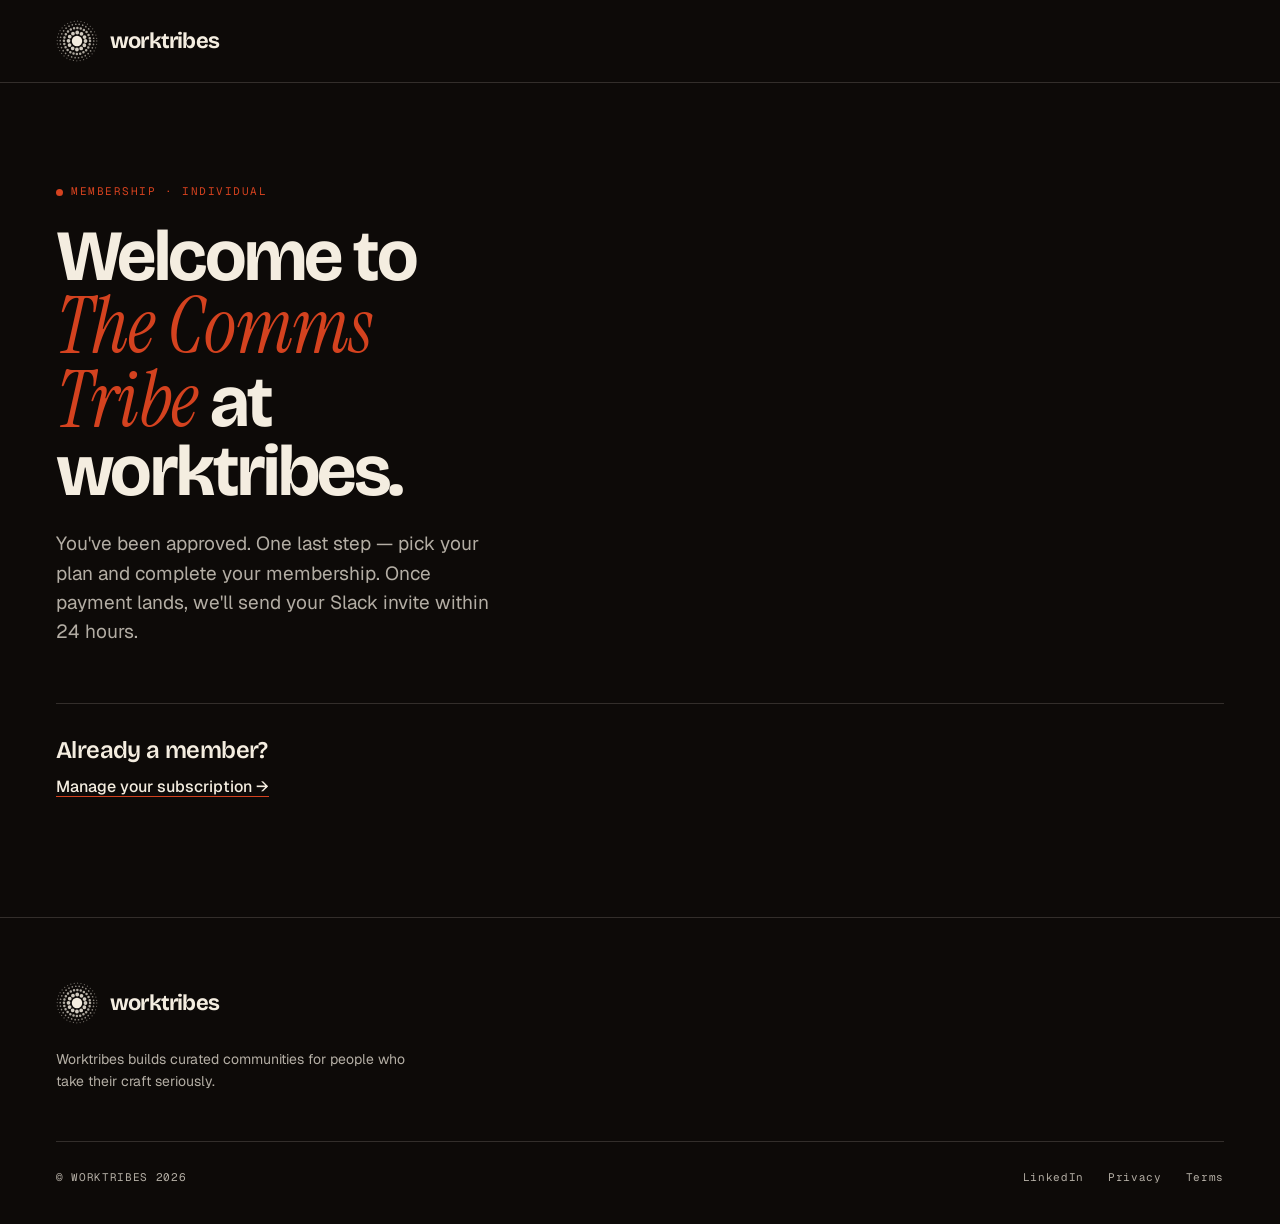
<file: pay-individual.html>
<!doctype html>
<html lang="en">
<head>
  <meta charset="utf-8" />
  <meta name="viewport" content="width=device-width, initial-scale=1.0" />

  <title>Complete your membership — Worktribes</title>
  <meta name="description" content="Complete your Worktribes Comms Tribe membership." />
  <meta name="robots" content="noindex, nofollow" />
  <link rel="canonical" href="https://worktribes.net/pay-individual" />

  <!-- Icons -->
  <link rel="icon" href="/favicon.ico" sizes="any" />
  <link rel="icon" type="image/svg+xml" href="/favicon.svg" />
  <link rel="apple-touch-icon" href="/apple-touch-icon.png" />

  <link rel="preconnect" href="https://fonts.googleapis.com" />
  <link rel="preconnect" href="https://fonts.gstatic.com" crossorigin />
  <link
    href="https://fonts.googleapis.com/css2?family=Bricolage+Grotesque:opsz,wght@12..96,400;12..96,500;12..96,600;12..96,700&family=Instrument+Serif:ital,wght@1,400&family=Geist:ital,wght@0,400;0,500;0,600;0,700;1,400;1,500&family=Geist+Mono:wght@400;500&display=swap"
    rel="stylesheet"
  />
  <link rel="stylesheet" href="styles.css" />
</head>
<body>

  <!-- Nav: logo only — post-application, no marketing nav or Apply CTA -->
  <header class="nav surface-dark">
    <a class="logo" href="/" aria-label="Worktribes home">
      <svg width="42" height="42" viewBox="0 0 25 25" aria-hidden="true">
        <circle cx="12.5" cy="12.5" r="5.06"  fill="none" stroke="currentColor" stroke-opacity="0.85" stroke-width="2.25" stroke-linecap="round" stroke-dasharray="0 2.649" />
        <circle cx="12.5" cy="12.5" r="7.77"  fill="none" stroke="currentColor" stroke-opacity="0.70" stroke-width="1.50" stroke-linecap="round" stroke-dasharray="0 2.034" />
        <circle cx="12.5" cy="12.5" r="10.01" fill="none" stroke="currentColor" stroke-opacity="0.55" stroke-width="1.00" stroke-linecap="round" stroke-dasharray="0 2.096" />
        <circle cx="12.5" cy="12.5" r="11.79" fill="none" stroke="currentColor" stroke-opacity="0.40" stroke-width="0.75" stroke-linecap="round" stroke-dasharray="0 2.058" />
        <circle cx="12.5" cy="12.5" r="3.1" fill="currentColor" />
      </svg>
      <span class="wordmark">worktribes</span>
    </a>
  </header>

  <main class="pay surface-dark">
    <section class="pay-wrap pay-wrap--split">
      <div class="pay-grid">
        <div class="pay-intro">
          <span class="mono pay-kicker"><span class="mono-dot"></span>MEMBERSHIP · INDIVIDUAL</span>

          <h1 class="pay-h1">Welcome to <em class="accent-italic">The Comms Tribe</em> at worktribes.</h1>

          <p class="pay-lead">
            You've been approved. One last step — pick your plan and complete your membership.
            Once payment lands, we'll send your Slack invite within 24 hours.
          </p>
        </div>

        <div class="pay-embed">
        <!-- Stripe Pricing Table — Individual (monthly $29 / annual $299) -->
        <script async src="https://js.stripe.com/v3/pricing-table.js"></script>
        <stripe-pricing-table
          pricing-table-id="prctbl_1TloOWS0ynBw5YU67AQgkeY2"
          publishable-key="pk_live_51SZThhS0ynBw5YU646vFAW23R2xsCOmbyQ9GudmmTAl2rObZJaLgQpwIMlVoxgp6INrMtWfdq20wkfgCSiDrwX38007vuUqXHT">
        </stripe-pricing-table>
        </div>
      </div>

      <div class="pay-member">
        <h2 class="pay-member-h">Already a member?</h2>
        <!-- Stripe Customer Portal -->
        <a class="pay-member-link" href="https://billing.stripe.com/p/login/dRmdRb9mYe5i63u5tB8og00" target="_blank" rel="noopener">Manage your subscription →</a>
      </div>
    </section>
  </main>

  <!-- Footer: brand strap + legal only, no nav -->
  <footer class="footer surface-dark">
    <div class="footer-grid">
      <div>
        <span class="logo">
          <svg width="42" height="42" viewBox="0 0 25 25" aria-hidden="true">
            <circle cx="12.5" cy="12.5" r="5.06"  fill="none" stroke="currentColor" stroke-opacity="0.85" stroke-width="2.25" stroke-linecap="round" stroke-dasharray="0 2.649" />
            <circle cx="12.5" cy="12.5" r="7.77"  fill="none" stroke="currentColor" stroke-opacity="0.70" stroke-width="1.50" stroke-linecap="round" stroke-dasharray="0 2.034" />
            <circle cx="12.5" cy="12.5" r="10.01" fill="none" stroke="currentColor" stroke-opacity="0.55" stroke-width="1.00" stroke-linecap="round" stroke-dasharray="0 2.096" />
            <circle cx="12.5" cy="12.5" r="11.79" fill="none" stroke="currentColor" stroke-opacity="0.40" stroke-width="0.75" stroke-linecap="round" stroke-dasharray="0 2.058" />
            <circle cx="12.5" cy="12.5" r="3.1" fill="currentColor" />
          </svg>
          <span class="wordmark">worktribes</span>
        </span>
        <p class="footer-strap">
          Worktribes builds curated communities for people who take their craft seriously.
        </p>
      </div>
    </div>

    <div class="footer-legal">
      <span>© WORKTRIBES 2026</span>
      <span class="links">
        <a href="https://www.linkedin.com/company/worktribes/" target="_blank" rel="noopener">LinkedIn</a><a href="/#">Privacy</a><a href="/#">Terms</a>
      </span>
    </div>
  </footer>

</body>
</html>
</file>
<file: styles.css>
/* ============================================================
   Worktribes — The Comms Tribe
   Production homepage. "Inverted Dominance" treatment.
   Recreated from the Claude Design prototype (d3-v3-*).

   Type:    Bricolage Grotesque (display) · Geist (body) · Geist Mono (mono)
   Colour:  dark #0d0a08 · cream #f6f1e7 · red #d4421f (accent)
   ============================================================ */

:root {
  --accent: #d4421f;
  --accent-deep: #a8321a;

  --font-display: "Bricolage Grotesque", "Space Grotesk", -apple-system, system-ui, sans-serif;
  --font-italic:  "Instrument Serif", "Bricolage Grotesque", Georgia, serif;
  --font-body:    "Geist", "Söhne", -apple-system, system-ui, sans-serif;
  --font-mono:    "Geist Mono", "JetBrains Mono", ui-monospace, monospace;
}

/* ── True-italic accent words (Instrument Serif italic).
   Bricolage Grotesque ships no italic, so accent words use Instrument
   Serif's real italic. Inline em-relative size bump compensates for the
   serif's smaller apparent size; letter-spacing is relaxed from the tight
   display tracking it would otherwise inherit. ── */
.accent-italic {
  font-family: var(--font-italic);
  font-style: italic;
  font-weight: 400;
  font-size: 1.07em;
  letter-spacing: -0.005em;
}

/* ── Surfaces — the three colour planes the page is built from ── */
.surface-dark {
  --bg:     #0d0a08;
  --fg:     #f4ede0;
  --muted:  rgba(244, 237, 224, 0.72);
  --faint:  rgba(244, 237, 224, 0.45);
  --border: rgba(244, 237, 224, 0.16);
  --card:   rgba(244, 237, 224, 0.04);
}
.surface-cream {
  --bg:     #f6f1e7;
  --fg:     #161310;
  --muted:  rgba(22, 19, 16, 0.65);
  --faint:  rgba(22, 19, 16, 0.4);
  --border: rgba(22, 19, 16, 0.12);
  --card:   rgba(22, 19, 16, 0.025);
}
.surface-red {
  --bg:     #d4421f;
  --fg:     #fdf6e6;
  --muted:  rgba(253, 246, 230, 0.82);
  --faint:  rgba(253, 246, 230, 0.55);
  --border: rgba(253, 246, 230, 0.25);
  --card:   rgba(253, 246, 230, 0.06);
}

/* ── Reset / base ── */
* { box-sizing: border-box; }
html, body { margin: 0; padding: 0; }
html { scroll-behavior: smooth; }
body {
  background: #0d0a08;
  color: #f4ede0;
  font-family: var(--font-body);
}
a { color: inherit; text-decoration: none; cursor: pointer; }
img, svg { display: block; }

/* ── Section wrapper ── */
.section {
  background: var(--bg);
  color: var(--fg);
  padding: 88px 56px 96px;
  position: relative;
  scroll-margin-top: 80px;
}

/* ── Mono kicker label ── */
.mono {
  font-family: var(--font-mono);
  font-size: 11px;
  letter-spacing: 0.14em;
  text-transform: uppercase;
}
.mono-dot {
  width: 7px;
  height: 7px;
  border-radius: 4px;
  background: var(--accent);
  display: inline-block;
  margin-right: 8px;
  vertical-align: middle;
}

/* ── Logo ── */
.logo {
  display: flex;
  align-items: center;
  gap: 12px;
  color: var(--fg);
}
.logo svg { flex-shrink: 0; }
.logo .wordmark {
  font-family: var(--font-display);
  font-weight: 700;
  font-size: 22px;
  letter-spacing: -0.8px;
  line-height: 1;
  color: var(--fg);
}

/* ── Buttons / pills ── */
.btn-primary {
  background: var(--accent);
  color: #fdf6e6;
  border-radius: 999px;
  font-family: var(--font-body);
  font-weight: 600;
  display: inline-flex;
  align-items: center;
  gap: 10px;
}
.btn-arrow {
  display: inline-grid;
  place-items: center;
  width: 28px;
  height: 28px;
  border-radius: 14px;
  background: #fdf6e6;
  color: var(--accent);
}

/* ============================================================
   01 · Nav
   ============================================================ */
.nav {
  padding: 20px 56px;
  display: flex;
  align-items: center;
  justify-content: space-between;
  border-bottom: 1px solid var(--border);
  background: var(--bg);
  color: var(--fg);
  position: sticky;
  top: 0;
  z-index: 10;
}
.nav-links {
  display: flex;
  gap: 32px;
  font-family: var(--font-body);
  font-size: 14px;
  font-weight: 500;
}
.nav-apply {
  background: var(--accent);
  color: #fdf6e6;
  padding: 11px 20px 11px 22px;
  border-radius: 999px;
  font-family: var(--font-body);
  font-weight: 600;
  font-size: 14px;
  display: inline-flex;
  align-items: center;
  gap: 8px;
}
.nav-apply span { font-size: 13px; }

/* ============================================================
   03 · Hero
   ============================================================ */
.hero { padding: 56px 56px 0; }
.hero-h1 {
  font-family: var(--font-display);
  font-weight: 700;
  font-size: 164px;
  line-height: 0.88;
  letter-spacing: -5.4px;
  color: var(--fg);
  margin: 0;
  text-wrap: balance;
}
.hero-h1 span { display: block; }
.hero-h1 em {
  font-family: var(--font-italic);
  font-style: italic;
  font-weight: 400;
  color: var(--accent);
}
.hero-strike { display: inline-block; position: relative; }
.hero-strike .bar {
  position: absolute;
  left: -1%;
  right: -1%;
  top: 38%;
  height: 20%;
  background: var(--accent);
  transform: rotate(-2deg);
  z-index: -1;
  opacity: 0.92;
}

.hero-grid {
  margin-top: 64px;
  display: grid;
  grid-template-columns: 1.2fr 1fr;
  gap: 64px;
  align-items: end;
  padding-bottom: 72px;
}
.hero-lead { max-width: 760px; }
.hero-lead p {
  font-family: var(--font-body);
  font-size: 19px;
  line-height: 1.5;
  color: var(--fg);
  margin: 0;
}
.hero-lead em { font-style: italic; color: var(--accent); }

.q-list { list-style: none; padding: 0; margin: 24px 0 0; }
.q-list li {
  display: grid;
  grid-template-columns: 40px 1fr;
  gap: 8px;
  padding: 14px 0;
  border-bottom: 1px solid var(--border);
  align-items: center;
}
.q-list li:first-child { border-top: 1px solid var(--border); }
.q-chip {
  width: 30px;
  height: 30px;
  border-radius: 15px;
  background: var(--accent);
  color: #fdf6e6;
  display: inline-grid;
  place-items: center;
  font-family: var(--font-body);
  font-weight: 600;
  font-size: 14px;
  line-height: 1;
}
.q-text {
  font-family: var(--font-display);
  font-weight: 500;
  font-size: 22px;
  line-height: 1.25;
  color: var(--fg);
  letter-spacing: -0.4px;
}

.hero-ctas {
  justify-self: end;
  display: flex;
  align-items: flex-start;
  gap: 12px;
}
.hero-cta-stack {
  display: flex;
  flex-direction: column;
  align-items: center;
  gap: 10px;
}
.hero-cta-apply {
  background: var(--accent);
  color: #fdf6e6;
  padding: 18px 30px;
  border-radius: 999px;
  font-family: var(--font-body);
  font-weight: 600;
  font-size: 16px;
  letter-spacing: -0.1px;
  display: inline-flex;
  align-items: center;
  gap: 10px;
}
.hero-cta-secondary {
  padding: 18px 26px;
  border-radius: 999px;
  border: 1.5px solid var(--fg);
  font-family: var(--font-body);
  font-weight: 500;
  font-size: 16px;
  color: var(--fg);
}

/* ============================================================
   04 · Inside
   ============================================================ */
.inside { padding: 48px 56px 96px; }
.inside-row { display: flex; gap: 24px; align-items: stretch; }
.inside-col {
  flex: 1 1 0;
  display: flex;
  flex-direction: column;
  gap: 24px;
}
.inside-center { flex: 1.2 1 0; }

.feature-tile {
  background: var(--card);
  border: 1px solid var(--border);
  border-radius: 12px;
  padding: 24px 24px 26px;
  min-height: 220px;
  display: flex;
  flex-direction: column;
}
.feature-tile-top {
  display: flex;
  justify-content: space-between;
  align-items: flex-start;
  margin-bottom: 38px;
}
.feature-num {
  font-family: var(--font-display);
  font-weight: 700;
  font-size: 22px;
  color: var(--faint);
  letter-spacing: -0.4px;
  line-height: 1;
}
.feature-dot {
  width: 10px;
  height: 10px;
  border-radius: 5px;
  background: var(--fg);
}
.feature-dot.accent { background: var(--accent); }
.feature-tile h3 {
  font-family: var(--font-display);
  font-weight: 600;
  font-size: 24px;
  line-height: 1.05;
  letter-spacing: -0.7px;
  margin: 0;
  color: var(--fg);
  text-wrap: balance;
}
.feature-tile p {
  font-family: var(--font-body);
  font-size: 14px;
  line-height: 1.5;
  color: var(--muted);
  margin: 14px 0 0;
}

.center-card {
  position: relative;
  border-radius: 14px;
  overflow: hidden;
  background: #0d0a08;
  min-height: 760px;
  height: 100%;
  background-image:
    radial-gradient(ellipse 60% 50% at 38% 55%, rgba(212, 66, 31, 0.22) 0%, transparent 60%),
    radial-gradient(ellipse 90% 100% at 80% 30%, rgba(244, 237, 224, 0.07) 0%, transparent 60%),
    repeating-linear-gradient(90deg, transparent 0 80px, rgba(244, 237, 224, 0.025) 80px 82px),
    linear-gradient(180deg, #1a1612 0%, #0a0807 100%);
}
.center-card-inner {
  position: absolute;
  inset: 0;
  display: flex;
  flex-direction: column;
  align-items: center;
  justify-content: center;
  padding: 48px;
  text-align: center;
}
.center-card h2 {
  font-family: var(--font-display);
  font-weight: 700;
  font-size: 80px;
  line-height: 0.95;
  letter-spacing: -3px;
  color: #f4ede0;
  margin: 0;
  text-wrap: balance;
}
.center-card h2 em {
  font-style: italic;
  font-weight: 500;
  color: var(--accent);
}

/* ============================================================
   05 · Statement
   ============================================================ */
.statement { padding: 104px 56px 88px; }
.statement .mono { color: var(--muted); margin-bottom: 32px; display: block; }
.statement h2 {
  font-family: var(--font-display);
  font-weight: 700;
  font-size: 116px;
  line-height: 0.92;
  letter-spacing: -4px;
  color: var(--fg);
  margin: 0;
  text-wrap: balance;
  max-width: 1280px;
}
.statement h2 em {
  font-style: italic;
  font-weight: 500;
  color: #0d0a08;
}
.statement-caption {
  margin: 56px 0 0;
  padding-top: 30px;
  border-top: 1px solid var(--border);
  font-family: var(--font-display);
  font-style: italic;
  font-weight: 500;
  font-size: 30px;
  line-height: 1.3;
  letter-spacing: -0.6px;
  color: var(--muted);
  max-width: 760px;
}

/* ============================================================
   06 · Audience
   ============================================================ */
.audience { padding: 96px 56px 88px; }
.section-head {
  display: flex;
  align-items: flex-end;
  justify-content: space-between;
  margin-bottom: 56px;
  gap: 48px;
}
.audience .mono { color: var(--accent); margin-bottom: 22px; display: block; }
.audience h2 {
  font-family: var(--font-display);
  font-weight: 700;
  font-size: 116px;
  line-height: 0.86;
  letter-spacing: -4.2px;
  color: var(--fg);
  margin: 0;
  text-wrap: balance;
  max-width: 1240px;
}
.audience h2 em {
  font-weight: 400;
  font-style: italic;
  color: var(--accent);
}
.section-head-aside {
  font-family: var(--font-body);
  font-style: italic;
  font-size: 16px;
  line-height: 1.5;
  color: var(--muted);
  max-width: 320px;
  text-align: right;
  padding-bottom: 12px;
}
.audience-grid {
  display: grid;
  grid-template-columns: 1fr 1fr 1fr;
  gap: 20px;
}
.audience-card {
  background: var(--card);
  border: 1px solid var(--border);
  border-radius: 12px;
  padding: 32px 32px 36px;
  display: flex;
  flex-direction: column;
}
.audience-card .mono {
  color: var(--accent);
  margin-bottom: 32px;
}
.audience-card h3 {
  font-family: var(--font-display);
  font-weight: 600;
  font-size: 42px;
  line-height: 0.96;
  letter-spacing: -1.4px;
  margin: 0;
  text-wrap: balance;
  color: var(--fg);
}
.audience-card p {
  font-family: var(--font-body);
  font-size: 16px;
  line-height: 1.55;
  color: var(--muted);
  margin: 22px 0 0;
}

/* ============================================================
   07 · Testimonial
   ============================================================ */
.testimonial { padding: 120px 56px; }
.testimonial-head { margin-bottom: 56px; }
.testimonial-head h2 {
  font-family: var(--font-display);
  font-weight: 700;
  font-size: 88px;
  line-height: 0.92;
  letter-spacing: -3.2px;
  color: var(--fg);
  margin: 0;
  text-wrap: balance;
}
.pull-quote {
  position: relative;
  padding: 64px 0 56px;
  border-top: 2px solid var(--fg);
  border-bottom: 1px solid var(--border);
}
.quote-mark {
  position: absolute;
  top: 44px;
  left: -8px;
  z-index: 0;
  font-family: var(--font-display);
  font-weight: 700;
  font-size: 240px;
  line-height: 0.7;
  color: var(--accent);
  opacity: 0.92;
  letter-spacing: -10px;
  pointer-events: none;
}
.pull-quote blockquote {
  position: relative;
  z-index: 1;
  margin: 0;
  max-width: 1200px;
  padding-left: 100px;
}
.quote-text {
  font-family: var(--font-italic);
  font-style: italic;
  font-weight: 400;
  font-size: 68px;
  line-height: 1.06;
  letter-spacing: -0.01em;
  color: var(--fg);
  margin: 0;
  text-wrap: balance;
}
.quote-text em {
  font-style: italic;
  font-size: 1em;
  color: var(--accent);
}
.quote-footer {
  margin-top: 48px;
  display: flex;
  align-items: baseline;
  justify-content: space-between;
  gap: 32px;
}
.quote-name {
  font-family: var(--font-display);
  font-weight: 700;
  font-size: 22px;
  letter-spacing: -0.4px;
  color: var(--fg);
  line-height: 1.1;
}
.quote-role {
  font-family: var(--font-body);
  font-size: 15px;
  line-height: 1.45;
  color: var(--muted);
  margin-top: 4px;
}
.quote-footer .mono { color: var(--muted); }

/* ============================================================
   08 · How to join
   ============================================================ */
.howjoin { padding: 104px 56px; }
.howjoin h2 {
  font-family: var(--font-display);
  font-weight: 700;
  font-size: 100px;
  line-height: 0.92;
  letter-spacing: -3.4px;
  color: var(--fg);
  margin: 0;
  text-wrap: balance;
}
.manifesto {
  margin-top: 64px;
  padding: 40px 44px 44px;
  background: var(--card);
  border: 1px solid var(--border);
  border-left: 4px solid var(--accent);
  border-radius: 6px;
  max-width: 920px;
}
.manifesto .mono { color: var(--accent); margin-bottom: 20px; display: block; }
.manifesto-body {
  font-family: var(--font-display);
  font-style: italic;
  font-weight: 500;
  font-size: 38px;
  line-height: 1.12;
  letter-spacing: -1px;
  color: var(--fg);
}
.manifesto-body .soft {
  color: var(--muted);
  font-size: 28px;
  letter-spacing: -0.4px;
}
.steps {
  margin-top: 72px;
  border-top: 1px solid var(--border);
}
.step-row {
  display: grid;
  grid-template-columns: 120px 1fr 1.6fr;
  gap: 32px;
  align-items: baseline;
  padding: 28px 0;
  border-bottom: 1px solid var(--border);
}
.step-num {
  font-family: var(--font-display);
  font-weight: 700;
  font-size: 56px;
  line-height: 1;
  letter-spacing: -1.8px;
  color: var(--accent);
}
.step-row h3 {
  font-family: var(--font-display);
  font-weight: 600;
  font-size: 36px;
  line-height: 1;
  letter-spacing: -1px;
  margin: 0;
  color: var(--fg);
}
.step-row p {
  font-family: var(--font-body);
  font-size: 17px;
  line-height: 1.5;
  color: var(--muted);
  margin: 0;
  max-width: 540px;
}
.howjoin-foot {
  margin-top: 48px;
  display: flex;
  flex-direction: column;
  align-items: flex-start;
  gap: 18px;
}
.howjoin-foot-line {
  font-family: var(--font-display);
  font-style: italic;
  font-weight: 500;
  font-size: 22px;
  line-height: 1.3;
  letter-spacing: -0.4px;
  color: var(--muted);
  margin: 0;
}
/* ~80% of the primary Apply CTA — same red, deliberately subordinate */
.howjoin-cta {
  background: var(--accent);
  color: #fdf6e6;
  padding: 14px 24px;
  border-radius: 999px;
  font-family: var(--font-body);
  font-weight: 600;
  font-size: 13px;
  letter-spacing: -0.1px;
  display: inline-flex;
  align-items: center;
  gap: 8px;
}

/* ============================================================
   09 · Pricing
   ============================================================ */
.pricing { padding: 104px 56px 96px; }
.pricing h2 {
  font-family: var(--font-display);
  font-weight: 700;
  font-size: 100px;
  line-height: 0.92;
  letter-spacing: -3.4px;
  color: var(--fg);
  margin: 0;
  text-wrap: balance;
}
.pricing-aside {
  font-family: var(--font-body);
  font-style: italic;
  font-size: 17px;
  line-height: 1.5;
  color: var(--muted);
  max-width: 420px;
  text-align: right;
  margin: 0;
  padding-bottom: 12px;
}
.pricing-grid {
  display: grid;
  grid-template-columns: 1fr 1fr;
  gap: 20px;
}
.price-card {
  background: var(--card);
  border: 1px solid var(--border);
  border-radius: 14px;
  padding: 36px 36px 32px;
  display: flex;
  flex-direction: column;
  color: var(--fg);
}
.price-card .mono { color: var(--accent); }
.price-card.featured {
  background: var(--accent);
  border-color: transparent;
  color: #fdf6e6;
  --fg: #fdf6e6;
  --muted: rgba(253, 246, 230, 0.8);
}
.price-card.featured .mono { color: rgba(253, 246, 230, 0.85); }
.price-row {
  margin-top: 24px;
  display: flex;
  align-items: baseline;
  gap: 10px;
}
.price-num {
  font-family: var(--font-display);
  font-weight: 700;
  font-size: 52px;
  line-height: 0.95;
  letter-spacing: -1.9px;
  color: var(--fg);
}
.price-period {
  font-family: var(--font-body);
  font-size: 15px;
  color: var(--muted);
  font-weight: 500;
}
.price-sub { color: var(--muted); margin-top: 6px; display: block; }

/* Dual-pricing display (Individual tile) — monthly + annual as an equal choice */
.price-duo {
  display: grid;
  grid-template-columns: 1fr 1fr;
  gap: 22px;
  margin-top: 24px;
}
.price-option { display: flex; flex-direction: column; }
.price-option + .price-option {
  padding-left: 22px;
  border-left: 1px solid var(--border);
}
.price-card.featured .price-option + .price-option {
  border-left-color: rgba(253, 246, 230, 0.28);
}
.price-duo .price-row { margin-top: 0; }
.price-duo .price-sub { margin-top: 8px; }
.price-who {
  font-family: var(--font-body);
  font-size: 16px;
  line-height: 1.5;
  color: var(--muted);
  margin: 28px 0 0;
}
.price-pitch {
  font-family: var(--font-display);
  font-style: italic;
  font-weight: 500;
  font-size: 22px;
  line-height: 1.25;
  letter-spacing: -0.4px;
  color: var(--fg);
  margin: 18px 0 0;
  padding-top: 18px;
  border-top: 1px solid var(--border);
}
.price-card.featured .price-pitch { border-top-color: rgba(253, 246, 230, 0.25); }
.price-bullets {
  list-style: none;
  padding: 0;
  margin: 32px 0 0;
  display: flex;
  flex-direction: column;
  gap: 12px;
}
.price-bullets li {
  display: grid;
  grid-template-columns: 20px 1fr;
  gap: 10px;
  font-family: var(--font-body);
  font-size: 15px;
  line-height: 1.45;
  color: var(--fg);
}
.price-bullets .dash {
  color: var(--accent);
  font-family: var(--font-mono);
  font-size: 13px;
  line-height: 1.45;
}
.price-card.featured .price-bullets .dash { color: rgba(253, 246, 230, 0.7); }
.price-cta {
  margin-top: 36px;
  align-self: flex-start;
  background: var(--accent);
  color: #fdf6e6;
  padding: 14px 22px 14px 26px;
  border-radius: 999px;
  font-family: var(--font-body);
  font-weight: 600;
  font-size: 15px;
  display: inline-flex;
  align-items: center;
  gap: 12px;
}
.price-card.featured .price-cta {
  background: #fdf6e6;
  color: var(--accent);
}
.pricing-foot {
  margin-top: 28px;
  font-family: var(--font-body);
  font-size: 15px;
  color: var(--muted);
}
.pricing-foot a {
  color: var(--fg);
  text-decoration: underline;
  text-underline-offset: 4px;
}

/* ============================================================
   10 · The Runway
   ============================================================ */
.runway {
  padding: 104px 56px 96px;
  border-top: 2px solid var(--fg);
}
.runway-intro { max-width: 1000px; }
.runway .mono { color: var(--accent); margin-bottom: 28px; display: block; }
.runway h2 {
  font-family: var(--font-display);
  font-weight: 700;
  font-size: 100px;
  line-height: 0.9;
  letter-spacing: -3.4px;
  color: var(--fg);
  margin: 0;
  text-wrap: balance;
}
.runway-sub {
  font-style: italic;
  font-weight: 400;
  font-size: 60px;
  line-height: 1.04;
  letter-spacing: -0.01em;
  color: var(--accent);
  display: inline-block;
  margin-top: 8px;
}
.runway-lead {
  font-family: var(--font-body);
  font-size: 19px;
  line-height: 1.5;
  color: var(--muted);
  margin: 32px 0 0;
}
.runway-grid {
  margin-top: 64px;
  display: grid;
  grid-template-columns: 1fr 1fr;
  gap: 64px;
}
.runway-grid h3 {
  font-family: var(--font-display);
  font-weight: 700;
  font-size: 30px;
  line-height: 1;
  letter-spacing: -1px;
  margin: 0 0 24px;
  color: var(--fg);
}
.runway-list {
  list-style: none;
  padding: 0;
  margin: 0;
  border-top: 1px solid var(--border);
}
.runway-list li {
  display: grid;
  grid-template-columns: 22px 1fr;
  gap: 12px;
  font-family: var(--font-body);
  font-size: 16.5px;
  line-height: 1.5;
  color: var(--fg);
  padding: 15px 0;
  border-bottom: 1px solid var(--border);
  align-items: baseline;
}
.runway-list .dash {
  color: var(--accent);
  font-family: var(--font-mono);
  font-size: 13px;
}
.runway-strip { color: var(--muted); margin-top: 52px; display: block; }
.runway-cta-wrap {
  margin-top: 28px;
  display: flex;
  flex-direction: column;
  align-items: flex-start;
  gap: 14px;
}
.runway-cta {
  background: var(--accent);
  color: #fdf6e6;
  padding: 16px 26px 16px 30px;
  border-radius: 999px;
  font-family: var(--font-body);
  font-weight: 600;
  font-size: 16px;
  display: inline-flex;
  align-items: center;
  gap: 12px;
}
.runway-fine {
  font-family: var(--font-body);
  font-style: italic;
  font-size: 14.5px;
  line-height: 1.5;
  color: var(--faint);
  margin: 0;
}

/* ============================================================
   11 · Future tribes — slim strip
   ============================================================ */
.future { padding: 64px 56px; }
.future-strip {
  display: flex;
  align-items: flex-start;
  justify-content: space-between;
  gap: 48px;
  flex-wrap: wrap;
}
.future-strip h2 {
  font-family: var(--font-display);
  font-weight: 700;
  font-size: 40px;
  line-height: 1;
  letter-spacing: -1.6px;
  color: var(--fg);
  margin: 0;
  text-wrap: balance;
  flex: 1 1 360px;
}
.future-strip h2 em {
  font-style: italic;
  font-weight: 400;
  color: var(--accent);
}
/* Right column: email box with the community chips stacked beneath it,
   so the chips read as part of the email entry rather than a full-width row. */
.future-right {
  flex: 1 1 420px;
  display: flex;
  flex-direction: column;
}
.email-grid {
  display: grid;
  grid-template-columns: 1fr auto;
  gap: 10px;
  width: 100%;
}
/* On-brand confirmation shown after a successful MailerLite submit */
.future-success {
  flex: 1 1 420px;
}
.future-success-line {
  font-family: var(--font-display);
  font-style: italic;
  font-weight: 500;
  font-size: 26px;
  line-height: 1.3;
  letter-spacing: -0.6px;
  color: var(--fg);
  margin: 0;
}
.future-success-line::before {
  content: "";
  display: inline-block;
  width: 9px;
  height: 9px;
  border-radius: 5px;
  background: var(--accent);
  margin-right: 12px;
  vertical-align: middle;
}
.email-field {
  background: var(--card);
  border: 1.5px solid var(--border);
  border-radius: 12px;
  padding: 0 22px;
  min-height: 56px;
  width: 100%;
  font-family: var(--font-body);
  font-size: 16px;
  color: var(--fg);
}
.email-field::placeholder { color: var(--faint); }
.email-submit {
  background: var(--accent);
  color: #fdf6e6;
  padding: 0 24px;
  border-radius: 12px;
  min-height: 56px;
  border: none;
  cursor: pointer;
  font-family: var(--font-body);
  font-weight: 600;
  font-size: 15px;
  display: inline-flex;
  align-items: center;
  gap: 10px;
  white-space: nowrap;
}
.email-submit span { font-size: 14px; }
.roles {
  margin-top: 24px;
  display: flex;
  flex-wrap: wrap;
  gap: 8px;
  align-items: center;
}
.roles .mono { color: var(--muted); margin-right: 6px; }
.role-chip {
  display: inline-flex;
  align-items: center;
  gap: 7px;
  padding: 7px 13px 7px 11px;
  border: 1px solid var(--border);
  border-radius: 999px;
  font-family: var(--font-body);
  font-size: 13px;
  color: var(--fg);
  cursor: pointer;
}
.role-chip input {
  appearance: none;
  -webkit-appearance: none;
  margin: 0;
  width: 12px;
  height: 12px;
  border-radius: 3px;
  border: 1.5px solid var(--muted);
  cursor: pointer;
}
.role-chip input:checked {
  background: var(--accent);
  border-color: var(--accent);
}

/* ============================================================
   12 · Footer
   ============================================================ */
.footer {
  background: var(--bg);
  color: var(--fg);
  padding: 64px 56px 40px;
  border-top: 1px solid var(--border);
}
.footer-grid {
  display: grid;
  grid-template-columns: 1.4fr 1fr 1fr;
  gap: 48px;
  margin-bottom: 48px;
}
.footer-strap {
  font-family: var(--font-body);
  font-size: 14px;
  line-height: 1.6;
  color: var(--muted);
  margin: 24px 0 0;
  max-width: 360px;
}
.footer-col .mono {
  color: var(--muted);
  margin-bottom: 18px;
  display: block;
}
.footer-col ul {
  list-style: none;
  padding: 0;
  margin: 0;
  display: flex;
  flex-direction: column;
  gap: 10px;
}
.footer-col li {
  font-family: var(--font-body);
  font-size: 15px;
  color: var(--fg);
}
.footer-legal {
  padding-top: 28px;
  border-top: 1px solid var(--border);
  display: flex;
  justify-content: space-between;
  align-items: center;
  font-family: var(--font-mono);
  font-size: 11px;
  letter-spacing: 0.06em;
  color: var(--muted);
}
.footer-legal .links { display: flex; gap: 24px; }

/* ============================================================
   Pay pages (/pay-individual, /pay-agency) — post-application,
   noindexed, reuse the shared nav / footer / type / surfaces.
   ============================================================ */
.pay {
  padding: 96px 56px 120px;
  min-height: 60vh;
}
.pay-wrap { max-width: 760px; margin: 0 auto; }
/* Split layout (pay-individual): intro text left, embed right on desktop.
   The embed column is intentionally wider so Stripe's pricing table has room
   to render its full side-by-side plan cards rather than the compact toggle. */
.pay-wrap--split { max-width: 1240px; }
.pay-grid {
  display: grid;
  grid-template-columns: 0.8fr 1.2fr;
  gap: 56px;
  align-items: start;
}
.pay-grid .pay-embed { margin-top: 0; }
.pay-grid .pay-lead { margin-bottom: 0; }
.pay-kicker { color: var(--accent); margin-bottom: 24px; display: inline-block; }
.pay-h1 {
  font-family: var(--font-display);
  font-weight: 700;
  font-size: 72px;
  line-height: 0.95;
  letter-spacing: -2.6px;
  color: var(--fg);
  margin: 0;
  text-wrap: balance;
}
.pay-h1 em { font-style: italic; font-weight: 400; color: var(--accent); }
.pay-lead {
  font-family: var(--font-body);
  font-size: 19px;
  line-height: 1.55;
  color: var(--muted);
  margin: 24px 0 0;
  max-width: 620px;
}
.pay-embed { margin-top: 48px; }
.pay-embed-placeholder {
  border: 1px dashed var(--border);
  border-radius: 14px;
  background: var(--card);
  padding: 48px 32px;
  text-align: center;
}
.pay-embed-placeholder .mono { color: var(--accent); display: block; margin-bottom: 12px; }
.pay-embed-placeholder p {
  font-family: var(--font-body);
  font-size: 15px;
  line-height: 1.5;
  color: var(--muted);
  margin: 0 auto;
  max-width: 440px;
}
.pay-member {
  margin-top: 56px;
  padding-top: 32px;
  border-top: 1px solid var(--border);
}
.pay-member-h {
  font-family: var(--font-display);
  font-weight: 600;
  font-size: 24px;
  letter-spacing: -0.6px;
  color: var(--fg);
  margin: 0 0 12px;
}
.pay-member-link {
  font-family: var(--font-body);
  font-size: 16px;
  font-weight: 500;
  color: var(--fg);
  text-decoration: underline;
  text-underline-offset: 4px;
  text-decoration-color: var(--accent);
}

/* ============================================================
   Mobile responsive — ≤ 768px stacks everything cleanly.
   ============================================================ */
@media (max-width: 768px) {
  .section { padding: 56px 24px 64px; }
  .hero { padding: 56px 24px 0; }
  .inside { padding: 48px 24px 64px; }
  .nav { padding: 16px 20px; }
  .nav-links { display: none; }
  .pay { padding: 56px 24px 80px; }
  .pay-h1 { font-size: clamp(40px, 10vw, 56px); letter-spacing: -1.6px; }
  .pay-lead { font-size: 17px; }
  .pay-grid { grid-template-columns: 1fr; gap: 40px; }

  .hero-h1 {
    font-size: clamp(40px, 11.5vw, 64px);
    letter-spacing: -1.6px;
    line-height: 0.96;
  }
  .statement h2,
  .audience h2 {
    font-size: clamp(36px, 9vw, 52px);
    letter-spacing: -1.2px;
    line-height: 0.98;
    max-width: none;
  }
  .center-card h2 { font-size: clamp(34px, 8.6vw, 46px); letter-spacing: -1.2px; }
  .testimonial-head h2 { font-size: clamp(36px, 9vw, 50px); letter-spacing: -1.4px; }
  .howjoin h2,
  .pricing h2,
  .runway h2 { font-size: clamp(40px, 10vw, 60px); letter-spacing: -1.6px; }
  .runway-sub { font-size: clamp(26px, 7vw, 38px); letter-spacing: -1px; }
  .price-num { font-size: clamp(36px, 9vw, 46px); letter-spacing: -1.4px; }
  .price-duo { gap: 16px; }
  .price-option + .price-option { padding-left: 16px; }
  .quote-text { font-size: clamp(24px, 6.8vw, 36px); letter-spacing: -1px; }
  .pull-quote blockquote { padding-left: 0; }
  .quote-mark { font-size: clamp(140px, 38vw, 200px); top: 8px; left: 0; }
  .manifesto-body { font-size: clamp(24px, 6.5vw, 32px); }
  .manifesto-body .soft { font-size: clamp(18px, 5vw, 24px); }
  .future-strip h2 { font-size: clamp(30px, 8vw, 40px); }

  .hero-grid { display: block; }
  .hero-grid > * + * { margin-top: 36px; }
  .hero-ctas {
    justify-self: start;
    flex-direction: column;
    align-items: stretch;
    width: 100%;
    gap: 16px;
  }
  .hero-ctas > * { width: 100%; }
  .hero-ctas a { justify-content: center; }

  .inside-row { flex-direction: column; }
  .center-card { min-height: 360px; }
  .section-head { flex-direction: column; align-items: flex-start; gap: 24px; }
  .section-head-aside, .pricing-aside { text-align: left; max-width: none; }
  .audience-grid { grid-template-columns: 1fr; gap: 14px; }
  .pricing-grid { grid-template-columns: 1fr; gap: 14px; }
  .runway-grid { grid-template-columns: 1fr; gap: 36px; }

  .step-row { grid-template-columns: 72px 1fr; row-gap: 8px; gap: 16px; }
  .step-row p { grid-column: 1 / -1; }

  .email-grid { grid-template-columns: 1fr; }
  .footer-grid { grid-template-columns: 1fr 1fr; gap: 28px; }
  .future-strip { gap: 28px; }
}

/* Mid-mobile tablet: 769–960px — soft single-column reflow */
@media (min-width: 769px) and (max-width: 960px) {
  .audience-grid { grid-template-columns: 1fr; }
  .pricing-grid  { grid-template-columns: 1fr; }
  .inside-row    { flex-wrap: wrap; }
}
</file>
